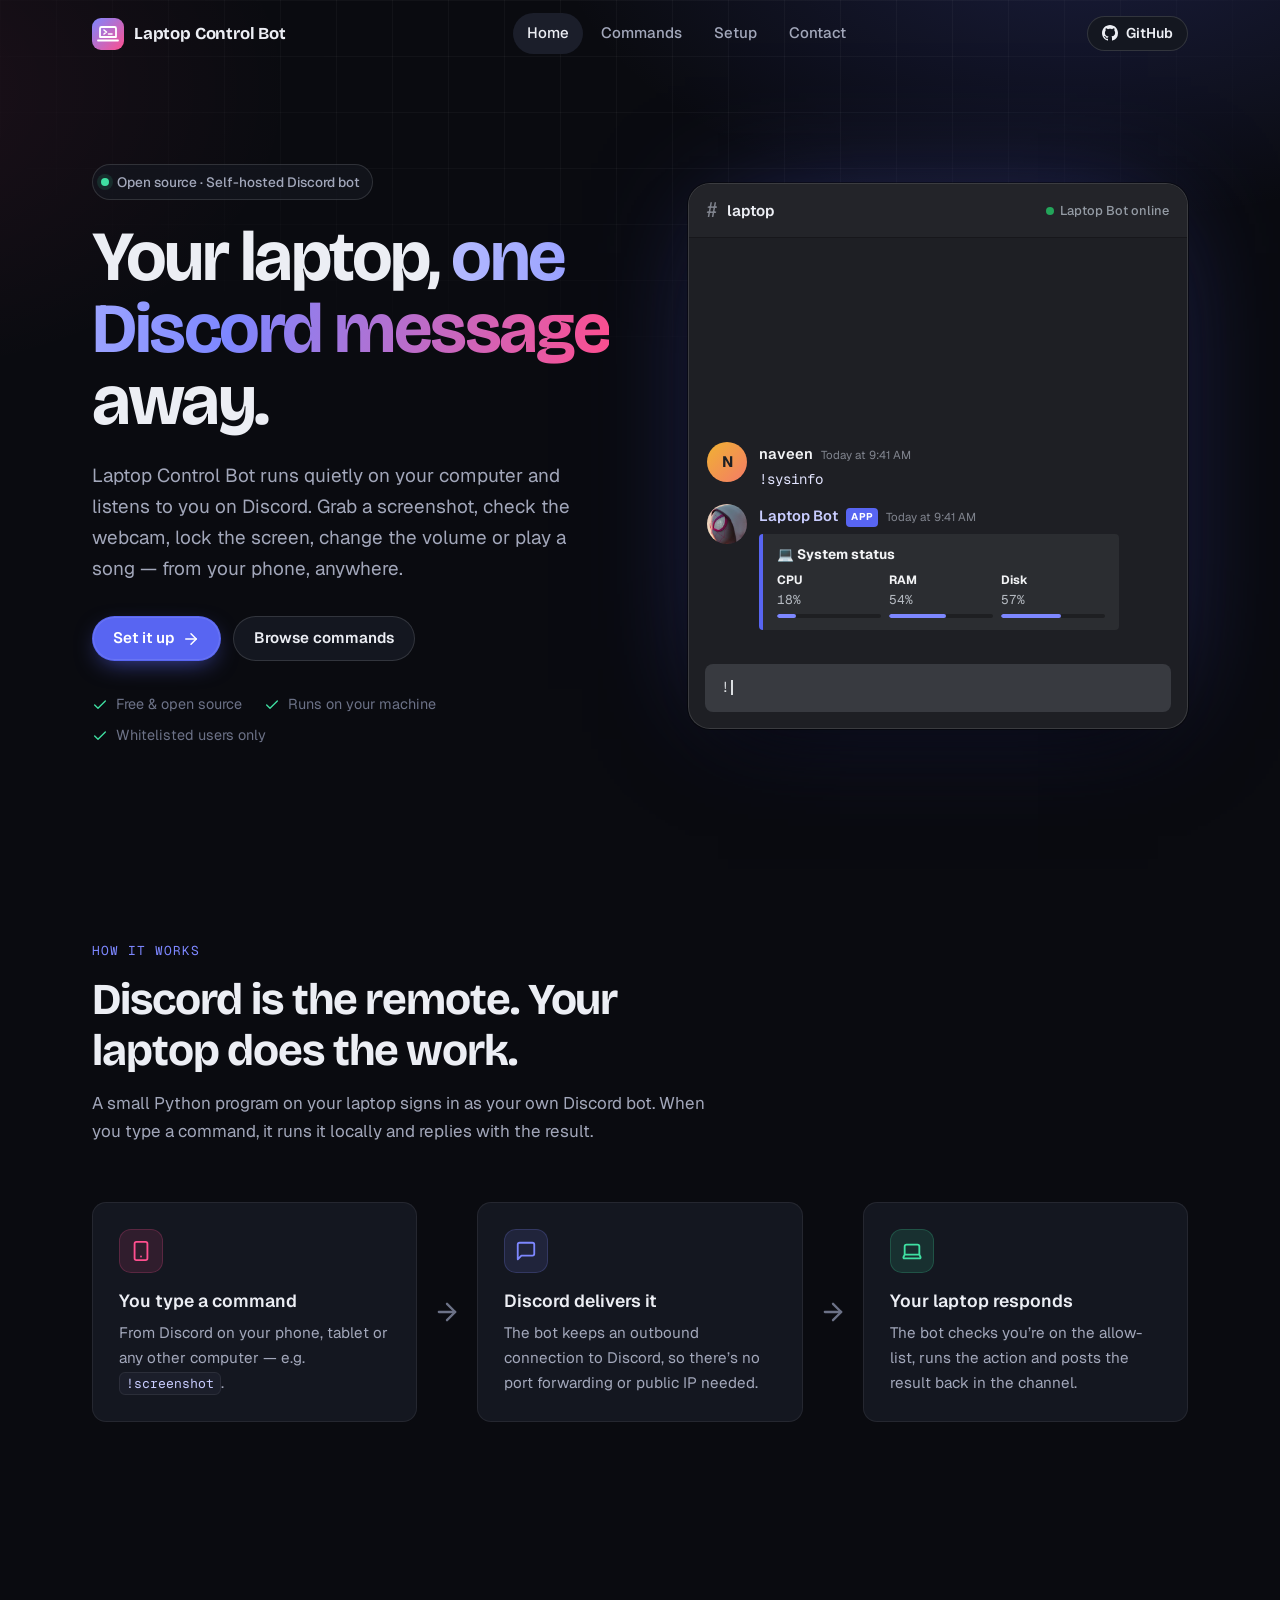
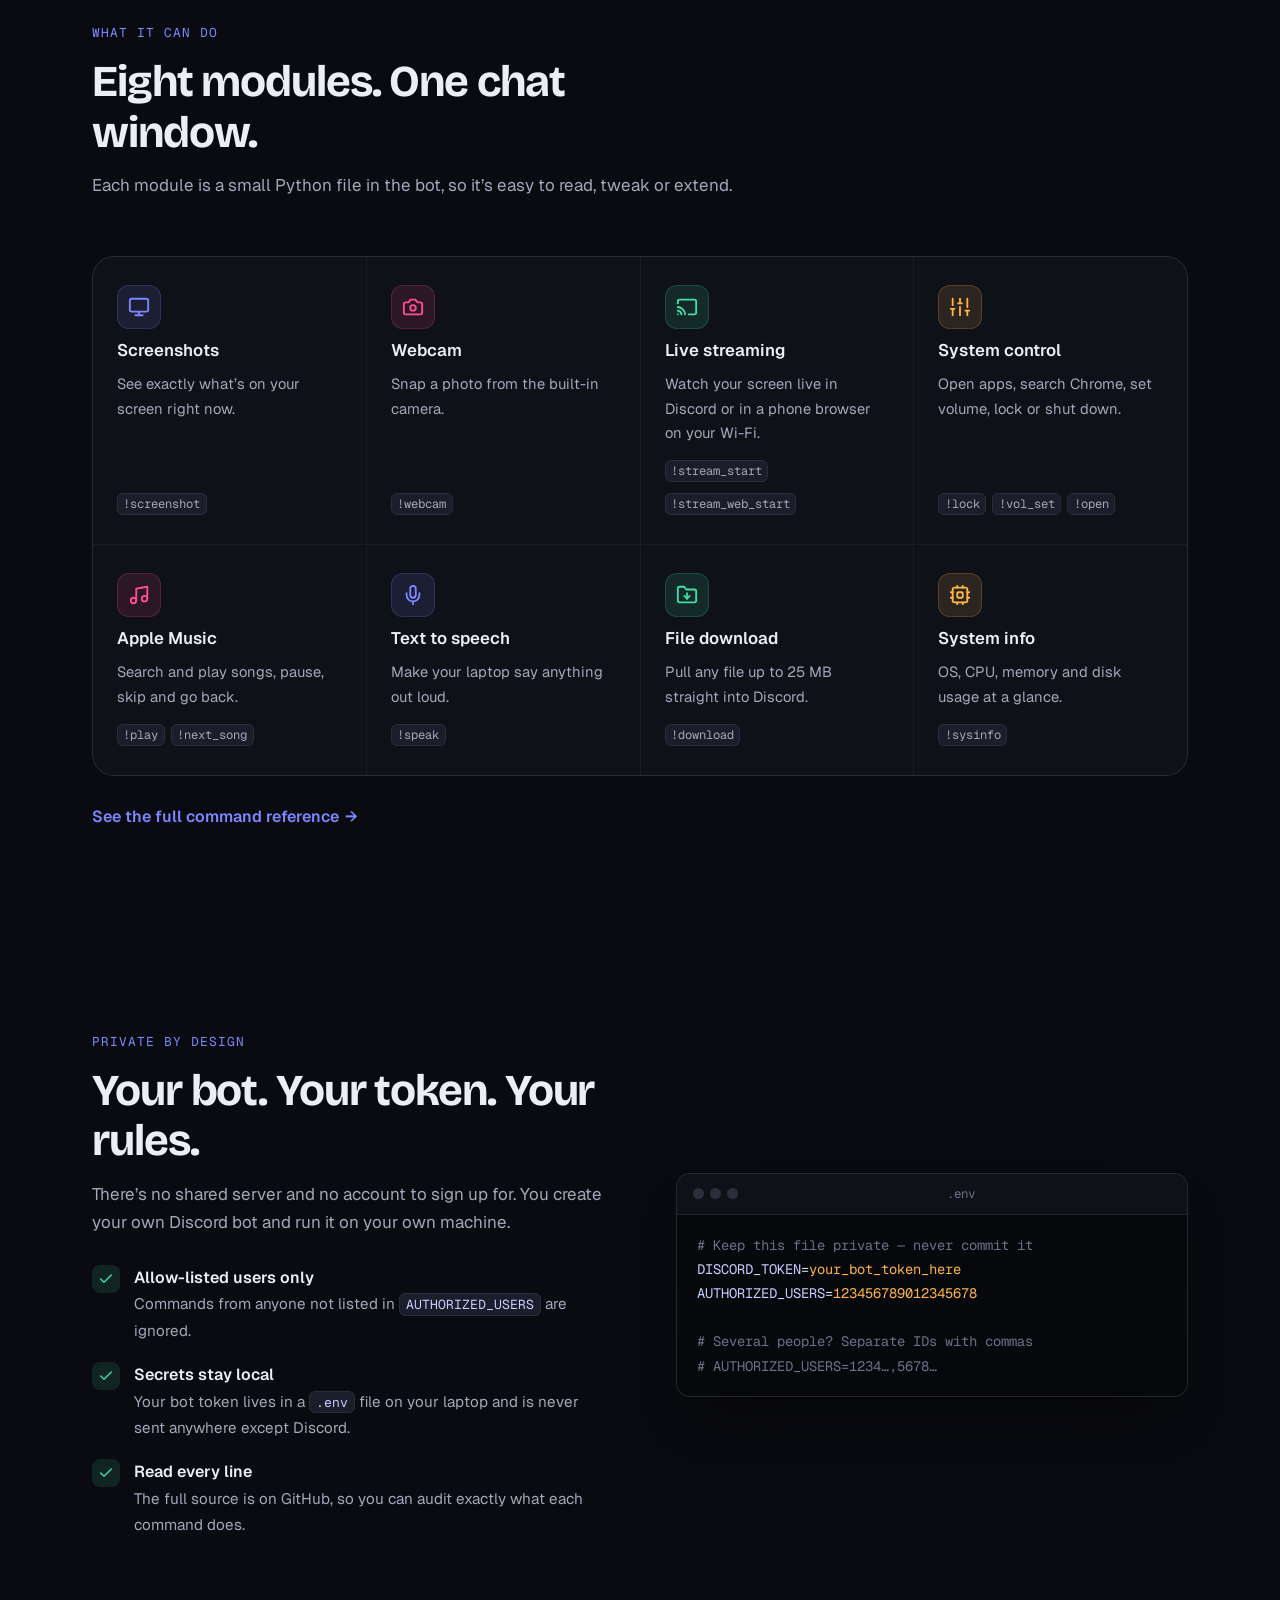
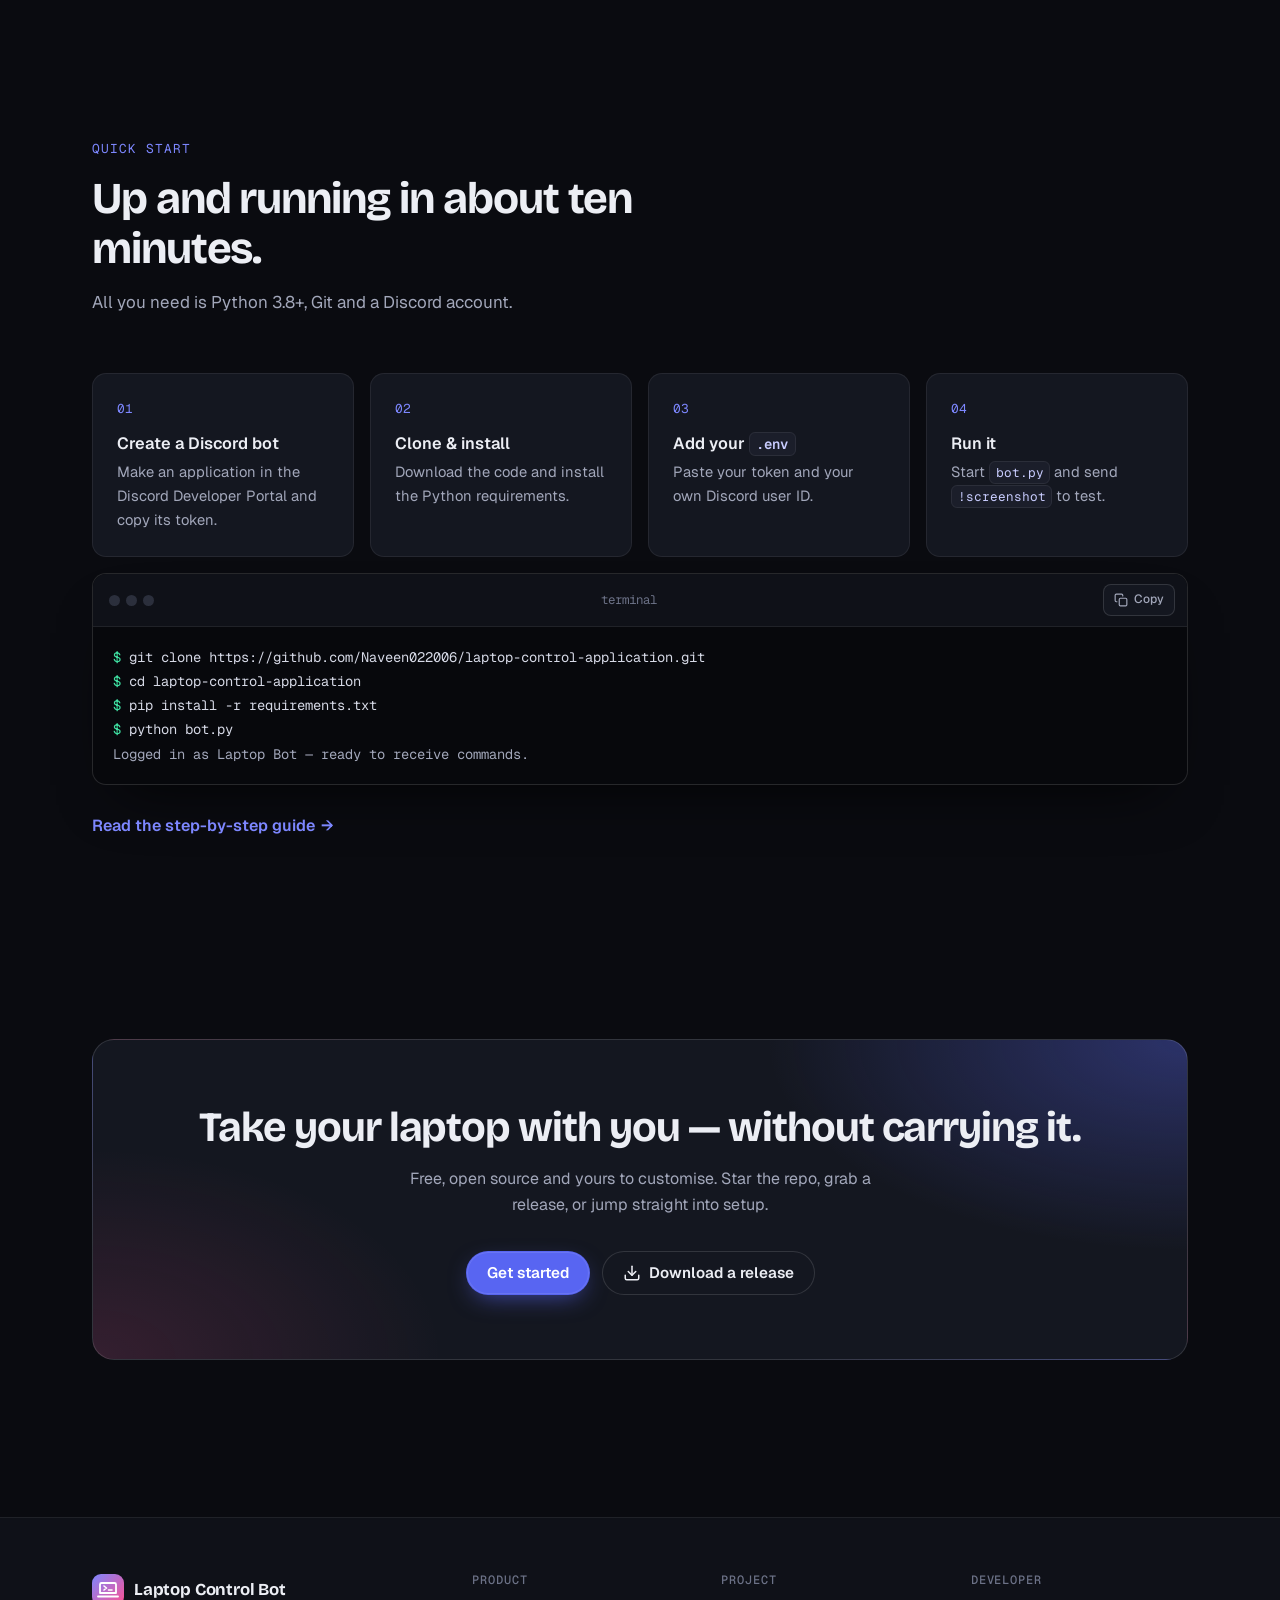
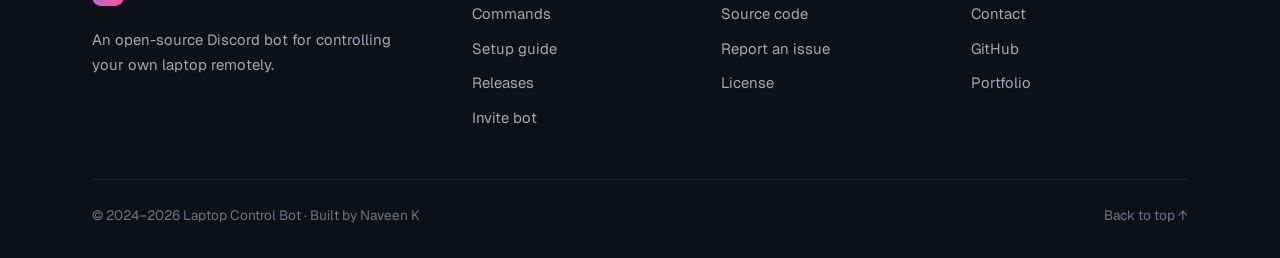
<file: index.html>
<!DOCTYPE html>
<html lang="en">
<head>
    <meta charset="UTF-8">
    <meta name="viewport" content="width=device-width, initial-scale=1.0">
    <title>Laptop Control Bot — Control your laptop from Discord</title>
    <meta name="description" content="An open-source, self-hosted Discord bot that lets you control your laptop from anywhere: screenshots, webcam, volume, apps, music, live streaming and system stats.">
    <meta name="theme-color" content="#0a0b10">
    <meta property="og:title" content="Laptop Control Bot">
    <meta property="og:description" content="Control your laptop from any Discord chat. Open source and self-hosted.">
    <meta property="og:image" content="image/bot-character.png">
    <link rel="icon" href="image/logo.svg" type="image/svg+xml">
    <link rel="preconnect" href="https://fonts.googleapis.com">
    <link rel="preconnect" href="https://fonts.gstatic.com" crossorigin>
    <link rel="stylesheet" href="https://fonts.googleapis.com/css2?family=Bricolage+Grotesque:opsz,wght@12..96,600;12..96,700&family=Geist:wght@400;500;600&family=Geist+Mono:wght@400;500;600&display=swap">
    <link rel="stylesheet" href="css/main.css">
    <script src="js/main.js" defer></script>
</head>
<body>
    <a class="skip-link" href="#main">Skip to content</a>
    <div class="backdrop" aria-hidden="true"></div>

    <header class="nav">
        <div class="container">
            <a href="index.html" class="brand" aria-label="Laptop Control Bot home">
                <img src="image/logo.svg" alt="" class="brand-mark" width="32" height="32">
                <span>Laptop Control Bot</span>
            </a>
            <nav aria-label="Main">
                <ul class="nav-links" id="nav-links">
                    <li><a href="index.html" aria-current="page">Home</a></li>
                    <li><a href="pages/features.html">Commands</a></li>
                    <li><a href="pages/setup.html">Setup</a></li>
                    <li><a href="pages/contact.html">Contact</a></li>
                    <li class="mobile-only"><a href="https://github.com/Naveen022006/laptop-control-application" target="_blank" rel="noopener">GitHub ↗</a></li>
                </ul>
            </nav>
            <div class="nav-actions">
                <a href="https://github.com/Naveen022006/laptop-control-application" target="_blank" rel="noopener" class="btn btn-ghost btn-sm">
                    <svg viewBox="0 0 16 16" fill="currentColor" aria-hidden="true"><path d="M8 0C3.58 0 0 3.58 0 8c0 3.54 2.29 6.53 5.47 7.59.4.07.55-.17.55-.38 0-.19-.01-.82-.01-1.49-2.01.37-2.53-.49-2.69-.94-.09-.23-.48-.94-.82-1.13-.28-.15-.68-.52-.01-.53.63-.01 1.08.58 1.23.82.72 1.21 1.87.87 2.33.66.07-.52.28-.87.51-1.07-1.78-.2-3.64-.89-3.64-3.95 0-.87.31-1.59.82-2.15-.08-.2-.36-1.02.08-2.12 0 0 .67-.21 2.2.82.64-.18 1.32-.27 2-.27.68 0 1.36.09 2 .27 1.53-1.04 2.2-.82 2.2-.82.44 1.1.16 1.92.08 2.12.51.56.82 1.27.82 2.15 0 3.07-1.87 3.75-3.65 3.95.29.25.54.73.54 1.48 0 1.07-.01 1.93-.01 2.2 0 .21.15.46.55.38A8.013 8.013 0 0016 8c0-4.42-3.58-8-8-8z"/></svg>
                    GitHub
                </a>
                <button class="nav-toggle" type="button" aria-controls="nav-links" aria-expanded="false" aria-label="Open menu"><span></span></button>
            </div>
        </div>
    </header>

    <main id="main">
        <!-- Hero -->
        <section class="hero">
            <div class="container">
                <div class="hero-copy">
                    <span class="eyebrow"><span class="dot"></span>Open source · Self-hosted Discord bot</span>
                    <h1>Your laptop, <span class="grad-text">one Discord message</span> away.</h1>
                    <p class="hero-lede">
                        Laptop Control Bot runs quietly on your computer and listens to you on Discord.
                        Grab a screenshot, check the webcam, lock the screen, change the volume or play a song — from your phone, anywhere.
                    </p>
                    <div class="hero-ctas">
                        <a href="pages/setup.html" class="btn btn-primary">
                            Set it up
                            <svg class="i" viewBox="0 0 24 24" aria-hidden="true"><path d="M5 12h14"/><path d="m12 5 7 7-7 7"/></svg>
                        </a>
                        <a href="pages/features.html" class="btn btn-ghost">Browse commands</a>
                    </div>
                    <ul class="hero-meta">
                        <li><svg class="i" viewBox="0 0 24 24" aria-hidden="true"><path d="M20 6 9 17l-5-5"/></svg>Free &amp; open source</li>
                        <li><svg class="i" viewBox="0 0 24 24" aria-hidden="true"><path d="M20 6 9 17l-5-5"/></svg>Runs on your machine</li>
                        <li><svg class="i" viewBox="0 0 24 24" aria-hidden="true"><path d="M20 6 9 17l-5-5"/></svg>Whitelisted users only</li>
                    </ul>
                </div>

                <div class="discord" data-demo data-avatar="image/bot-avatar.webp" aria-label="Example Discord conversation with the bot" role="img">
                    <div class="discord-bar">
                        <span class="hash">#</span> laptop
                        <span class="topic">Laptop Bot online</span>
                    </div>
                    <div class="discord-feed" aria-hidden="true">
                        <div class="msg">
                            <div class="msg-avatar user">N</div>
                            <div>
                                <div class="msg-head"><span class="msg-name">naveen</span><span class="msg-time">Today at 9:41 AM</span></div>
                                <div class="msg-body"><span class="msg-cmd">!sysinfo</span></div>
                            </div>
                        </div>
                        <div class="msg">
                            <img class="msg-avatar" src="image/bot-avatar.webp" alt="" width="40" height="40">
                            <div>
                                <div class="msg-head"><span class="msg-name bot">Laptop Bot</span><span class="msg-tag">APP</span><span class="msg-time">Today at 9:41 AM</span></div>
                                <div class="msg-body">
                                    <div class="embed">
                                        <div class="embed-title">💻 System status</div>
                                        <div class="embed-grid">
                                            <div class="embed-field"><b>CPU</b><span>18%</span><div class="meter"><i style="width:18%"></i></div></div>
                                            <div class="embed-field"><b>RAM</b><span>54%</span><div class="meter"><i style="width:54%"></i></div></div>
                                            <div class="embed-field"><b>Disk</b><span>57%</span><div class="meter"><i style="width:57%"></i></div></div>
                                        </div>
                                    </div>
                                </div>
                            </div>
                        </div>
                    </div>
                    <div class="typing" hidden aria-hidden="true"><span class="dots"><i></i><i></i><i></i></span><b>Laptop Bot</b> is typing…</div>
                    <div class="discord-input" aria-hidden="true"><span class="discord-input-text">Message #laptop</span><span class="caret"></span></div>
                </div>
            </div>
        </section>

        <!-- How it works -->
        <section class="section-tight" id="how">
            <div class="container">
                <div class="section-head reveal">
                    <span class="section-kicker">How it works</span>
                    <h2 class="section-title">Discord is the remote. Your laptop does the work.</h2>
                    <p class="section-sub">A small Python program on your laptop signs in as your own Discord bot. When you type a command, it runs it locally and replies with the result.</p>
                </div>
                <div class="flow reveal">
                    <div class="flow-node">
                        <div class="icon-tile pink"><svg class="i" viewBox="0 0 24 24" aria-hidden="true"><rect width="14" height="20" x="5" y="2" rx="2"/><path d="M12 18h.01"/></svg></div>
                        <h3>You type a command</h3>
                        <p>From Discord on your phone, tablet or any other computer — e.g. <code>!screenshot</code>.</p>
                    </div>
                    <div class="flow-arrow" aria-hidden="true"><svg class="i" viewBox="0 0 24 24"><path d="M5 12h14"/><path d="m12 5 7 7-7 7"/></svg></div>
                    <div class="flow-node">
                        <div class="icon-tile"><svg class="i" viewBox="0 0 24 24" aria-hidden="true"><path d="M21 15a2 2 0 0 1-2 2H7l-4 4V5a2 2 0 0 1 2-2h14a2 2 0 0 1 2 2z"/></svg></div>
                        <h3>Discord delivers it</h3>
                        <p>The bot keeps an outbound connection to Discord, so there’s no port forwarding or public IP needed.</p>
                    </div>
                    <div class="flow-arrow" aria-hidden="true"><svg class="i" viewBox="0 0 24 24"><path d="M5 12h14"/><path d="m12 5 7 7-7 7"/></svg></div>
                    <div class="flow-node">
                        <div class="icon-tile mint"><svg class="i" viewBox="0 0 24 24" aria-hidden="true"><path d="M20 16V7a2 2 0 0 0-2-2H6a2 2 0 0 0-2 2v9m16 0H4m16 0 1.28 2.55a1 1 0 0 1-.9 1.45H3.62a1 1 0 0 1-.9-1.45L4 16"/></svg></div>
                        <h3>Your laptop responds</h3>
                        <p>The bot checks you’re on the allow-list, runs the action and posts the result back in the channel.</p>
                    </div>
                </div>
            </div>
        </section>

        <!-- Capabilities -->
        <section class="section" id="features">
            <div class="container">
                <div class="section-head reveal">
                    <span class="section-kicker">What it can do</span>
                    <h2 class="section-title">Eight modules. One chat window.</h2>
                    <p class="section-sub">Each module is a small Python file in the bot, so it’s easy to read, tweak or extend.</p>
                </div>
                <div class="cap-grid reveal">
                    <a class="cap" href="pages/features.html#screenshots">
                        <div class="icon-tile"><svg class="i" viewBox="0 0 24 24" aria-hidden="true"><rect width="20" height="14" x="2" y="3" rx="2"/><line x1="8" x2="16" y1="21" y2="21"/><line x1="12" x2="12" y1="17" y2="21"/></svg></div>
                        <h3>Screenshots</h3>
                        <p>See exactly what’s on your screen right now.</p>
                        <ul class="cap-cmds"><li><code>!screenshot</code></li></ul>
                    </a>
                    <a class="cap" href="pages/features.html#webcam">
                        <div class="icon-tile pink"><svg class="i" viewBox="0 0 24 24" aria-hidden="true"><path d="M14.5 4h-5L7 7H4a2 2 0 0 0-2 2v9a2 2 0 0 0 2 2h16a2 2 0 0 0 2-2V9a2 2 0 0 0-2-2h-3l-2.5-3z"/><circle cx="12" cy="13" r="3"/></svg></div>
                        <h3>Webcam</h3>
                        <p>Snap a photo from the built-in camera.</p>
                        <ul class="cap-cmds"><li><code>!webcam</code></li></ul>
                    </a>
                    <a class="cap" href="pages/features.html#streaming">
                        <div class="icon-tile mint"><svg class="i" viewBox="0 0 24 24" aria-hidden="true"><path d="M2 8V6a2 2 0 0 1 2-2h16a2 2 0 0 1 2 2v12a2 2 0 0 1-2 2h-6"/><path d="M2 12a9 9 0 0 1 8 8"/><path d="M2 16a5 5 0 0 1 4 4"/><line x1="2" x2="2.01" y1="20" y2="20"/></svg></div>
                        <h3>Live streaming</h3>
                        <p>Watch your screen live in Discord or in a phone browser on your Wi-Fi.</p>
                        <ul class="cap-cmds"><li><code>!stream_start</code></li><li><code>!stream_web_start</code></li></ul>
                    </a>
                    <a class="cap" href="pages/features.html#system">
                        <div class="icon-tile amber"><svg class="i" viewBox="0 0 24 24" aria-hidden="true"><line x1="4" x2="4" y1="21" y2="14"/><line x1="4" x2="4" y1="10" y2="3"/><line x1="12" x2="12" y1="21" y2="12"/><line x1="12" x2="12" y1="8" y2="3"/><line x1="20" x2="20" y1="21" y2="16"/><line x1="20" x2="20" y1="12" y2="3"/><line x1="2" x2="6" y1="14" y2="14"/><line x1="10" x2="14" y1="8" y2="8"/><line x1="18" x2="22" y1="16" y2="16"/></svg></div>
                        <h3>System control</h3>
                        <p>Open apps, search Chrome, set volume, lock or shut down.</p>
                        <ul class="cap-cmds"><li><code>!lock</code></li><li><code>!vol_set</code></li><li><code>!open</code></li></ul>
                    </a>
                    <a class="cap" href="pages/features.html#music">
                        <div class="icon-tile pink"><svg class="i" viewBox="0 0 24 24" aria-hidden="true"><path d="M9 18V5l12-2v13"/><circle cx="6" cy="18" r="3"/><circle cx="18" cy="16" r="3"/></svg></div>
                        <h3>Apple Music</h3>
                        <p>Search and play songs, pause, skip and go back.</p>
                        <ul class="cap-cmds"><li><code>!play</code></li><li><code>!next_song</code></li></ul>
                    </a>
                    <a class="cap" href="pages/features.html#audio">
                        <div class="icon-tile"><svg class="i" viewBox="0 0 24 24" aria-hidden="true"><path d="M12 2a3 3 0 0 0-3 3v7a3 3 0 0 0 6 0V5a3 3 0 0 0-3-3Z"/><path d="M19 10v2a7 7 0 0 1-14 0v-2"/><line x1="12" x2="12" y1="19" y2="22"/></svg></div>
                        <h3>Text to speech</h3>
                        <p>Make your laptop say anything out loud.</p>
                        <ul class="cap-cmds"><li><code>!speak</code></li></ul>
                    </a>
                    <a class="cap" href="pages/features.html#files">
                        <div class="icon-tile mint"><svg class="i" viewBox="0 0 24 24" aria-hidden="true"><path d="M20 20a2 2 0 0 0 2-2V8a2 2 0 0 0-2-2h-7.9a2 2 0 0 1-1.69-.9L9.6 3.9A2 2 0 0 0 7.93 3H4a2 2 0 0 0-2 2v13a2 2 0 0 0 2 2Z"/><path d="M12 10v6"/><path d="m15 13-3 3-3-3"/></svg></div>
                        <h3>File download</h3>
                        <p>Pull any file up to 25&nbsp;MB straight into Discord.</p>
                        <ul class="cap-cmds"><li><code>!download</code></li></ul>
                    </a>
                    <a class="cap" href="pages/features.html#sysinfo">
                        <div class="icon-tile amber"><svg class="i" viewBox="0 0 24 24" aria-hidden="true"><rect width="16" height="16" x="4" y="4" rx="2"/><rect width="6" height="6" x="9" y="9" rx="1"/><path d="M15 2v2"/><path d="M15 20v2"/><path d="M2 15h2"/><path d="M2 9h2"/><path d="M20 15h2"/><path d="M20 9h2"/><path d="M9 2v2"/><path d="M9 20v2"/></svg></div>
                        <h3>System info</h3>
                        <p>OS, CPU, memory and disk usage at a glance.</p>
                        <ul class="cap-cmds"><li><code>!sysinfo</code></li></ul>
                    </a>
                </div>
                <p class="reveal" style="margin-top: 28px;"><a href="pages/features.html" class="arrow-link">See the full command reference</a></p>
            </div>
        </section>

        <!-- Security -->
        <section class="section-tight" id="security">
            <div class="container split">
                <div class="reveal">
                    <span class="section-kicker">Private by design</span>
                    <h2 class="section-title">Your bot. Your token. Your rules.</h2>
                    <p class="section-sub">There’s no shared server and no account to sign up for. You create your own Discord bot and run it on your own machine.</p>
                    <ul class="check-list">
                        <li>
                            <span class="tick"><svg class="i" viewBox="0 0 24 24" aria-hidden="true"><path d="M20 6 9 17l-5-5"/></svg></span>
                            <div><strong>Allow-listed users only</strong><span>Commands from anyone not listed in <code>AUTHORIZED_USERS</code> are ignored.</span></div>
                        </li>
                        <li>
                            <span class="tick"><svg class="i" viewBox="0 0 24 24" aria-hidden="true"><path d="M20 6 9 17l-5-5"/></svg></span>
                            <div><strong>Secrets stay local</strong><span>Your bot token lives in a <code>.env</code> file on your laptop and is never sent anywhere except Discord.</span></div>
                        </li>
                        <li>
                            <span class="tick"><svg class="i" viewBox="0 0 24 24" aria-hidden="true"><path d="M20 6 9 17l-5-5"/></svg></span>
                            <div><strong>Read every line</strong><span>The full source is on GitHub, so you can audit exactly what each command does.</span></div>
                        </li>
                    </ul>
                </div>
                <div class="terminal reveal">
                    <div class="terminal-bar">
                        <span class="lights"><i></i><i></i><i></i></span>
                        <span class="title">.env</span>
                    </div>
<pre><code><span class="c"># Keep this file private — never commit it</span>
<span class="k">DISCORD_TOKEN</span>=<span class="s">your_bot_token_here</span>
<span class="k">AUTHORIZED_USERS</span>=<span class="s">123456789012345678</span>

<span class="c"># Several people? Separate IDs with commas</span>
<span class="c"># AUTHORIZED_USERS=1234…,5678…</span></code></pre>
                </div>
            </div>
        </section>

        <!-- Quick start -->
        <section class="section" id="quick-start">
            <div class="container">
                <div class="section-head reveal">
                    <span class="section-kicker">Quick start</span>
                    <h2 class="section-title">Up and running in about ten minutes.</h2>
                    <p class="section-sub">All you need is Python 3.8+, Git and a Discord account.</p>
                </div>
                <ol class="steps-row reveal">
                    <li>
                        <h3>Create a Discord bot</h3>
                        <p>Make an application in the Discord Developer Portal and copy its token.</p>
                    </li>
                    <li>
                        <h3>Clone &amp; install</h3>
                        <p>Download the code and install the Python requirements.</p>
                    </li>
                    <li>
                        <h3>Add your <code>.env</code></h3>
                        <p>Paste your token and your own Discord user ID.</p>
                    </li>
                    <li>
                        <h3>Run it</h3>
                        <p>Start <code>bot.py</code> and send <code>!screenshot</code> to test.</p>
                    </li>
                </ol>
                <div class="terminal reveal" style="margin-top: 16px;">
                    <div class="terminal-bar">
                        <span class="lights"><i></i><i></i><i></i></span>
                        <span class="title">terminal</span>
                        <button class="copy-btn" type="button" data-copy="">
                            <svg class="i" viewBox="0 0 24 24" aria-hidden="true"><rect x="9" y="9" width="13" height="13" rx="2"/><path d="M5 15H4a2 2 0 0 1-2-2V4a2 2 0 0 1 2-2h9a2 2 0 0 1 2 2v1"/></svg>
                            <span class="copy-label">Copy</span>
                        </button>
                    </div>
<pre><code><span class="p">$ </span><span data-line>git clone https://github.com/Naveen022006/laptop-control-application.git</span>
<span class="p">$ </span><span data-line>cd laptop-control-application</span>
<span class="p">$ </span><span data-line>pip install -r requirements.txt</span>
<span class="p">$ </span><span data-line>python bot.py</span>
<span class="o">Logged in as Laptop Bot — ready to receive commands.</span></code></pre>
                </div>
                <p class="reveal" style="margin-top: 28px;"><a href="pages/setup.html" class="arrow-link">Read the step-by-step guide</a></p>
            </div>
        </section>

        <!-- CTA -->
        <section class="section-tight">
            <div class="container">
                <div class="cta-band reveal">
                    <h2>Take your laptop with you — without carrying it.</h2>
                    <p>Free, open source and yours to customise. Star the repo, grab a release, or jump straight into setup.</p>
                    <div class="hero-ctas">
                        <a href="pages/setup.html" class="btn btn-primary">Get started</a>
                        <a href="https://github.com/Naveen022006/laptop-control-application/releases" target="_blank" rel="noopener" class="btn btn-ghost">
                            <svg class="i" viewBox="0 0 24 24" aria-hidden="true"><path d="M21 15v4a2 2 0 0 1-2 2H5a2 2 0 0 1-2-2v-4"/><polyline points="7 10 12 15 17 10"/><line x1="12" x2="12" y1="15" y2="3"/></svg>
                            Download a release
                        </a>
                    </div>
                </div>
            </div>
        </section>
    </main>

    <footer class="footer">
        <div class="container">
            <div class="footer-grid">
                <div class="footer-brand">
                    <a href="index.html" class="brand">
                        <img src="image/logo.svg" alt="" class="brand-mark" width="32" height="32">
                        <span>Laptop Control Bot</span>
                    </a>
                    <p>An open-source Discord bot for controlling your own laptop remotely.</p>
                </div>
                <div>
                    <h3>Product</h3>
                    <ul>
                        <li><a href="pages/features.html">Commands</a></li>
                        <li><a href="pages/setup.html">Setup guide</a></li>
                        <li><a href="https://github.com/Naveen022006/laptop-control-application/releases" target="_blank" rel="noopener">Releases</a></li>
                        <li><a href="https://discord.com/oauth2/authorize?client_id=1476568677561401467&amp;permissions=8&amp;integration_type=0&amp;scope=bot" target="_blank" rel="noopener">Invite bot</a></li>
                    </ul>
                </div>
                <div>
                    <h3>Project</h3>
                    <ul>
                        <li><a href="https://github.com/Naveen022006/laptop-control-application" target="_blank" rel="noopener">Source code</a></li>
                        <li><a href="https://github.com/Naveen022006/laptop-control-application/issues" target="_blank" rel="noopener">Report an issue</a></li>
                        <li><a href="https://github.com/Naveen022006/laptop-control-application/blob/main/LICENSE" target="_blank" rel="noopener">License</a></li>
                    </ul>
                </div>
                <div>
                    <h3>Developer</h3>
                    <ul>
                        <li><a href="pages/contact.html">Contact</a></li>
                        <li><a href="https://github.com/Naveen022006" target="_blank" rel="noopener">GitHub</a></li>
                        <li><a href="https://naveenhub.dev" target="_blank" rel="noopener">Portfolio</a></li>
                    </ul>
                </div>
            </div>
            <div class="footer-bottom">
                <span>&copy; 2024–2026 Laptop Control Bot · Built by Naveen K</span>
                <a href="#main">Back to top ↑</a>
            </div>
        </div>
    </footer>
</body>
</html>
</file>
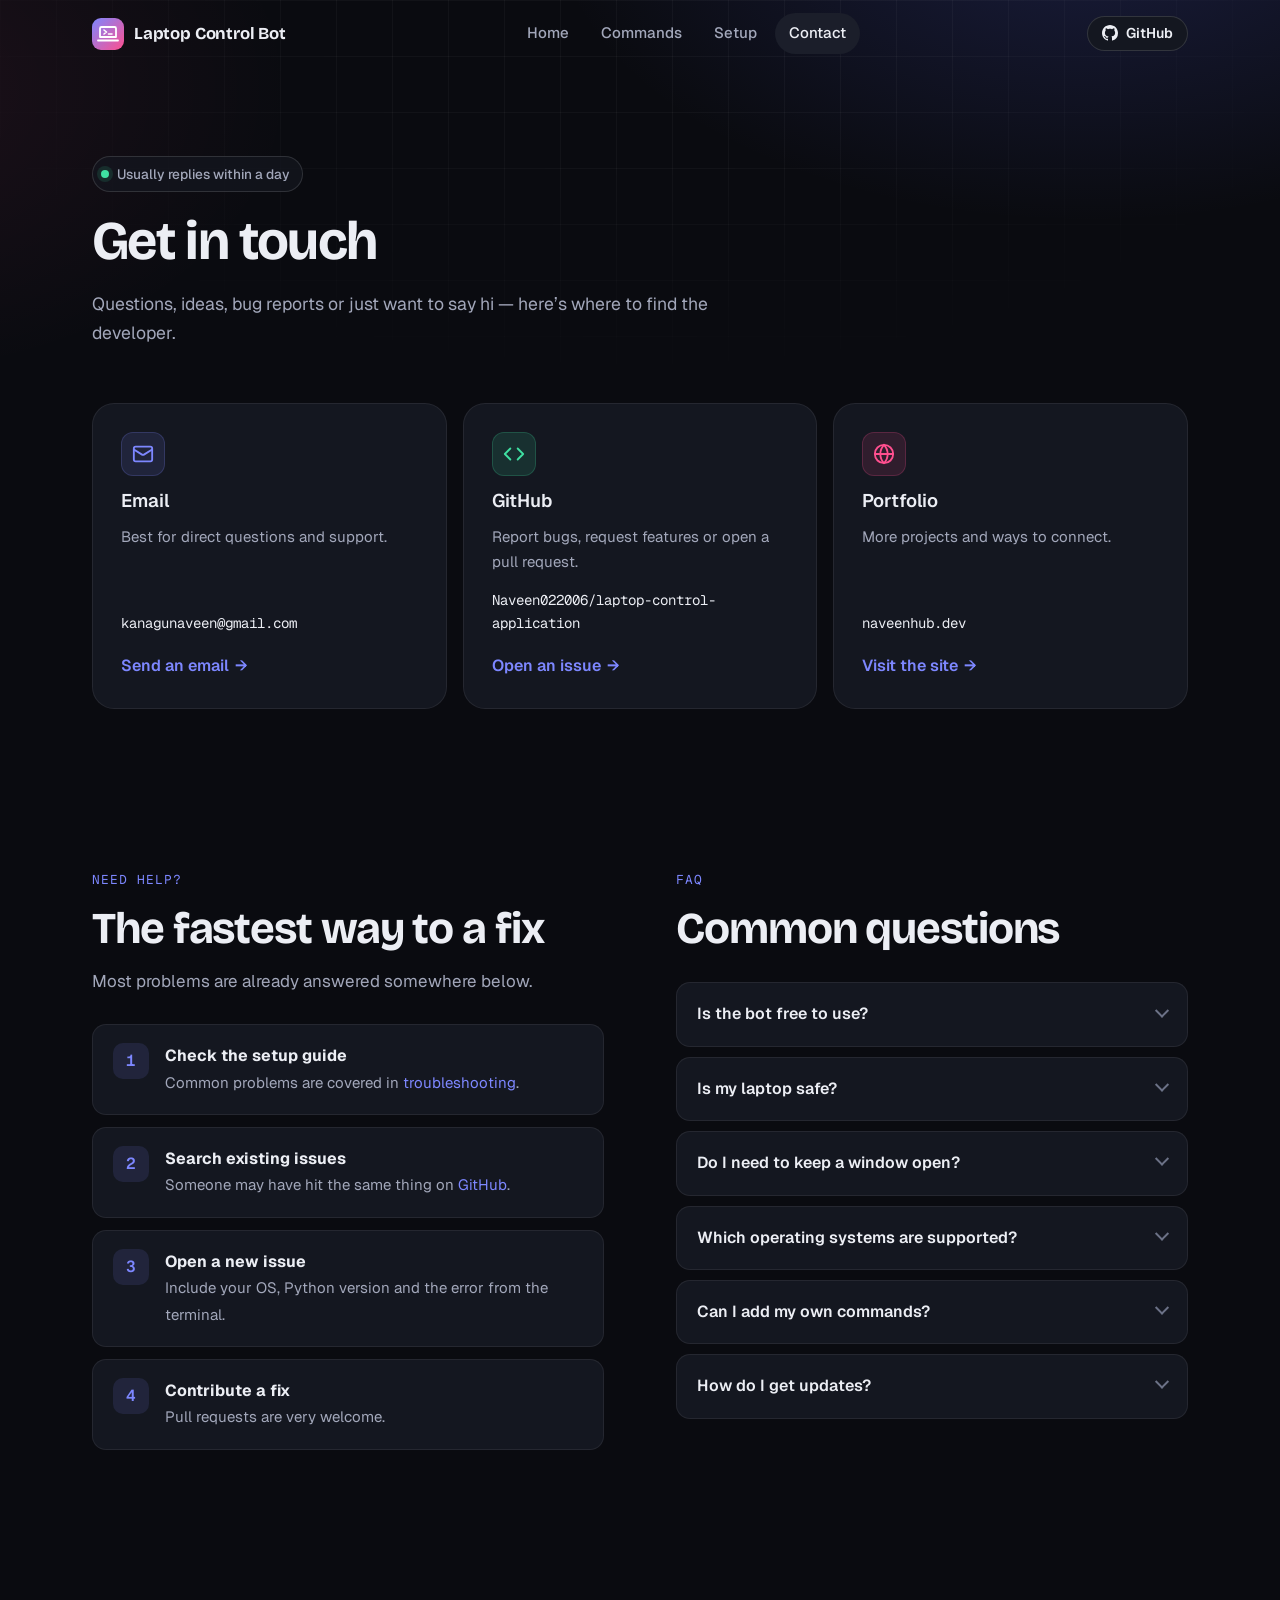
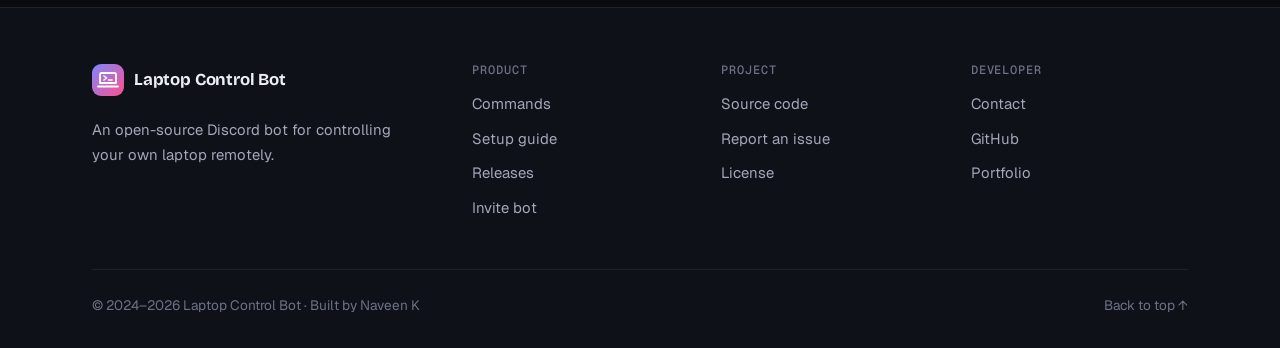
<file: pages/contact.html>
<!DOCTYPE html>
<html lang="en">
<head>
    <meta charset="UTF-8">
    <meta name="viewport" content="width=device-width, initial-scale=1.0">
    <title>Contact — Laptop Control Bot</title>
    <meta name="description" content="Contact the developer of Laptop Control Bot, report issues and read answers to common questions.">
    <meta name="theme-color" content="#0a0b10">
    <link rel="icon" href="../image/logo.svg" type="image/svg+xml">
    <link rel="preconnect" href="https://fonts.googleapis.com">
    <link rel="preconnect" href="https://fonts.gstatic.com" crossorigin>
    <link rel="stylesheet" href="https://fonts.googleapis.com/css2?family=Bricolage+Grotesque:opsz,wght@12..96,600;12..96,700&family=Geist:wght@400;500;600&family=Geist+Mono:wght@400;500;600&display=swap">
    <link rel="stylesheet" href="../css/main.css">
    <script src="../js/main.js" defer></script>
</head>
<body>
    <a class="skip-link" href="#main">Skip to content</a>
    <div class="backdrop" aria-hidden="true"></div>

    <header class="nav">
        <div class="container">
            <a href="../index.html" class="brand" aria-label="Laptop Control Bot home">
                <img src="../image/logo.svg" alt="" class="brand-mark" width="32" height="32">
                <span>Laptop Control Bot</span>
            </a>
            <nav aria-label="Main">
                <ul class="nav-links" id="nav-links">
                    <li><a href="../index.html">Home</a></li>
                    <li><a href="features.html">Commands</a></li>
                    <li><a href="setup.html">Setup</a></li>
                    <li><a href="contact.html" aria-current="page">Contact</a></li>
                    <li class="mobile-only"><a href="https://github.com/Naveen022006/laptop-control-application" target="_blank" rel="noopener">GitHub ↗</a></li>
                </ul>
            </nav>
            <div class="nav-actions">
                <a href="https://github.com/Naveen022006/laptop-control-application" target="_blank" rel="noopener" class="btn btn-ghost btn-sm">
                    <svg viewBox="0 0 16 16" fill="currentColor" aria-hidden="true"><path d="M8 0C3.58 0 0 3.58 0 8c0 3.54 2.29 6.53 5.47 7.59.4.07.55-.17.55-.38 0-.19-.01-.82-.01-1.49-2.01.37-2.53-.49-2.69-.94-.09-.23-.48-.94-.82-1.13-.28-.15-.68-.52-.01-.53.63-.01 1.08.58 1.23.82.72 1.21 1.87.87 2.33.66.07-.52.28-.87.51-1.07-1.78-.2-3.64-.89-3.64-3.95 0-.87.31-1.59.82-2.15-.08-.2-.36-1.02.08-2.12 0 0 .67-.21 2.2.82.64-.18 1.32-.27 2-.27.68 0 1.36.09 2 .27 1.53-1.04 2.2-.82 2.2-.82.44 1.1.16 1.92.08 2.12.51.56.82 1.27.82 2.15 0 3.07-1.87 3.75-3.65 3.95.29.25.54.73.54 1.48 0 1.07-.01 1.93-.01 2.2 0 .21.15.46.55.38A8.013 8.013 0 0016 8c0-4.42-3.58-8-8-8z"/></svg>
                    GitHub
                </a>
                <button class="nav-toggle" type="button" aria-controls="nav-links" aria-expanded="false" aria-label="Open menu"><span></span></button>
            </div>
        </div>
    </header>

    <main id="main">
        <section class="page-hero">
            <div class="container">
                <span class="eyebrow"><span class="dot"></span>Usually replies within a day</span>
                <h1>Get in touch</h1>
                <p>Questions, ideas, bug reports or just want to say hi — here’s where to find the developer.</p>
            </div>
        </section>

        <section class="section-tight" style="padding-top: 0;">
            <div class="container">
                <div class="contact-grid">
                    <a class="contact-card reveal" href="mailto:kanagunaveen@gmail.com">
                        <div class="icon-tile"><svg class="i" viewBox="0 0 24 24" aria-hidden="true"><rect width="20" height="16" x="2" y="4" rx="2"/><path d="m22 7-8.97 5.7a1.94 1.94 0 0 1-2.06 0L2 7"/></svg></div>
                        <h2>Email</h2>
                        <p>Best for direct questions and support.</p>
                        <span class="value">kanagunaveen@gmail.com</span>
                        <span class="arrow-link">Send an email</span>
                    </a>
                    <a class="contact-card reveal" href="https://github.com/Naveen022006/laptop-control-application/issues" target="_blank" rel="noopener">
                        <div class="icon-tile mint"><svg class="i" viewBox="0 0 24 24" aria-hidden="true"><polyline points="16 18 22 12 16 6"/><polyline points="8 6 2 12 8 18"/></svg></div>
                        <h2>GitHub</h2>
                        <p>Report bugs, request features or open a pull request.</p>
                        <span class="value">Naveen022006/laptop-control-application</span>
                        <span class="arrow-link">Open an issue</span>
                    </a>
                    <a class="contact-card reveal" href="https://naveenhub.dev" target="_blank" rel="noopener">
                        <div class="icon-tile pink"><svg class="i" viewBox="0 0 24 24" aria-hidden="true"><circle cx="12" cy="12" r="10"/><path d="M12 2a14.5 14.5 0 0 0 0 20 14.5 14.5 0 0 0 0-20"/><path d="M2 12h20"/></svg></div>
                        <h2>Portfolio</h2>
                        <p>More projects and ways to connect.</p>
                        <span class="value">naveenhub.dev</span>
                        <span class="arrow-link">Visit the site</span>
                    </a>
                </div>
            </div>
        </section>

        <section class="section-tight">
            <div class="container split" style="align-items: start;">
                <div class="reveal">
                    <span class="section-kicker">Need help?</span>
                    <h2 class="section-title">The fastest way to a fix</h2>
                    <p class="section-sub" style="margin-bottom: 28px;">Most problems are already answered somewhere below.</p>
                    <ol class="help-steps">
                        <li><div><strong>Check the setup guide</strong><span>Common problems are covered in <a href="setup.html#troubleshooting">troubleshooting</a>.</span></div></li>
                        <li><div><strong>Search existing issues</strong><span>Someone may have hit the same thing on <a href="https://github.com/Naveen022006/laptop-control-application/issues" target="_blank" rel="noopener">GitHub</a>.</span></div></li>
                        <li><div><strong>Open a new issue</strong><span>Include your OS, Python version and the error from the terminal.</span></div></li>
                        <li><div><strong>Contribute a fix</strong><span>Pull requests are very welcome.</span></div></li>
                    </ol>
                </div>
                <div class="reveal">
                    <span class="section-kicker">FAQ</span>
                    <h2 class="section-title" style="margin-bottom: 28px;">Common questions</h2>
                    <div class="accordion">
                    <details>
                        <summary>Is the bot free to use?</summary>
                        <div class="acc-body"><p>Yes. It’s completely free and open source — use it, change it and share your improvements.</p></div>
                    </details>
                    <details>
                        <summary>Is my laptop safe?</summary>
                        <div class="acc-body"><p>Only Discord users whose IDs you put in <code>AUTHORIZED_USERS</code> can run commands, and your bot token never leaves your machine except to talk to Discord. The bot can do powerful things (shut down, send files), so keep your token secret and only authorize people you trust.</p></div>
                    </details>
                    <details>
                        <summary>Do I need to keep a window open?</summary>
                        <div class="acc-body"><p>Yes — the bot only responds while <code>python bot.py</code> is running. On Windows you can use <code>setup_startup.py</code> to start it automatically when you sign in.</p></div>
                    </details>
                    <details>
                        <summary>Which operating systems are supported?</summary>
                        <div class="acc-body"><p>Windows, macOS and Linux. A few features are Windows-first (like Chrome detection and startup registration), but most commands work everywhere.</p></div>
                    </details>
                    <details>
                        <summary>Can I add my own commands?</summary>
                        <div class="acc-body"><p>Absolutely. Each feature lives in its own Python file in the <code>commands/</code> folder — copy one as a starting point.</p></div>
                    </details>
                    <details>
                        <summary>How do I get updates?</summary>
                        <div class="acc-body"><p>Watch or star the GitHub repository and pull the latest changes, or download a new release.</p></div>
                    </details>
                    </div>
                </div>
            </div>
        </section>
    </main>

    <footer class="footer">
        <div class="container">
            <div class="footer-grid">
                <div class="footer-brand">
                    <a href="../index.html" class="brand">
                        <img src="../image/logo.svg" alt="" class="brand-mark" width="32" height="32">
                        <span>Laptop Control Bot</span>
                    </a>
                    <p>An open-source Discord bot for controlling your own laptop remotely.</p>
                </div>
                <div>
                    <h3>Product</h3>
                    <ul>
                        <li><a href="features.html">Commands</a></li>
                        <li><a href="setup.html">Setup guide</a></li>
                        <li><a href="https://github.com/Naveen022006/laptop-control-application/releases" target="_blank" rel="noopener">Releases</a></li>
                        <li><a href="https://discord.com/oauth2/authorize?client_id=1476568677561401467&amp;permissions=8&amp;integration_type=0&amp;scope=bot" target="_blank" rel="noopener">Invite bot</a></li>
                    </ul>
                </div>
                <div>
                    <h3>Project</h3>
                    <ul>
                        <li><a href="https://github.com/Naveen022006/laptop-control-application" target="_blank" rel="noopener">Source code</a></li>
                        <li><a href="https://github.com/Naveen022006/laptop-control-application/issues" target="_blank" rel="noopener">Report an issue</a></li>
                        <li><a href="https://github.com/Naveen022006/laptop-control-application/blob/main/LICENSE" target="_blank" rel="noopener">License</a></li>
                    </ul>
                </div>
                <div>
                    <h3>Developer</h3>
                    <ul>
                        <li><a href="contact.html">Contact</a></li>
                        <li><a href="https://github.com/Naveen022006" target="_blank" rel="noopener">GitHub</a></li>
                        <li><a href="https://naveenhub.dev" target="_blank" rel="noopener">Portfolio</a></li>
                    </ul>
                </div>
            </div>
            <div class="footer-bottom">
                <span>&copy; 2024–2026 Laptop Control Bot · Built by Naveen K</span>
                <a href="#main">Back to top ↑</a>
            </div>
        </div>
    </footer>
</body>
</html>
</file>
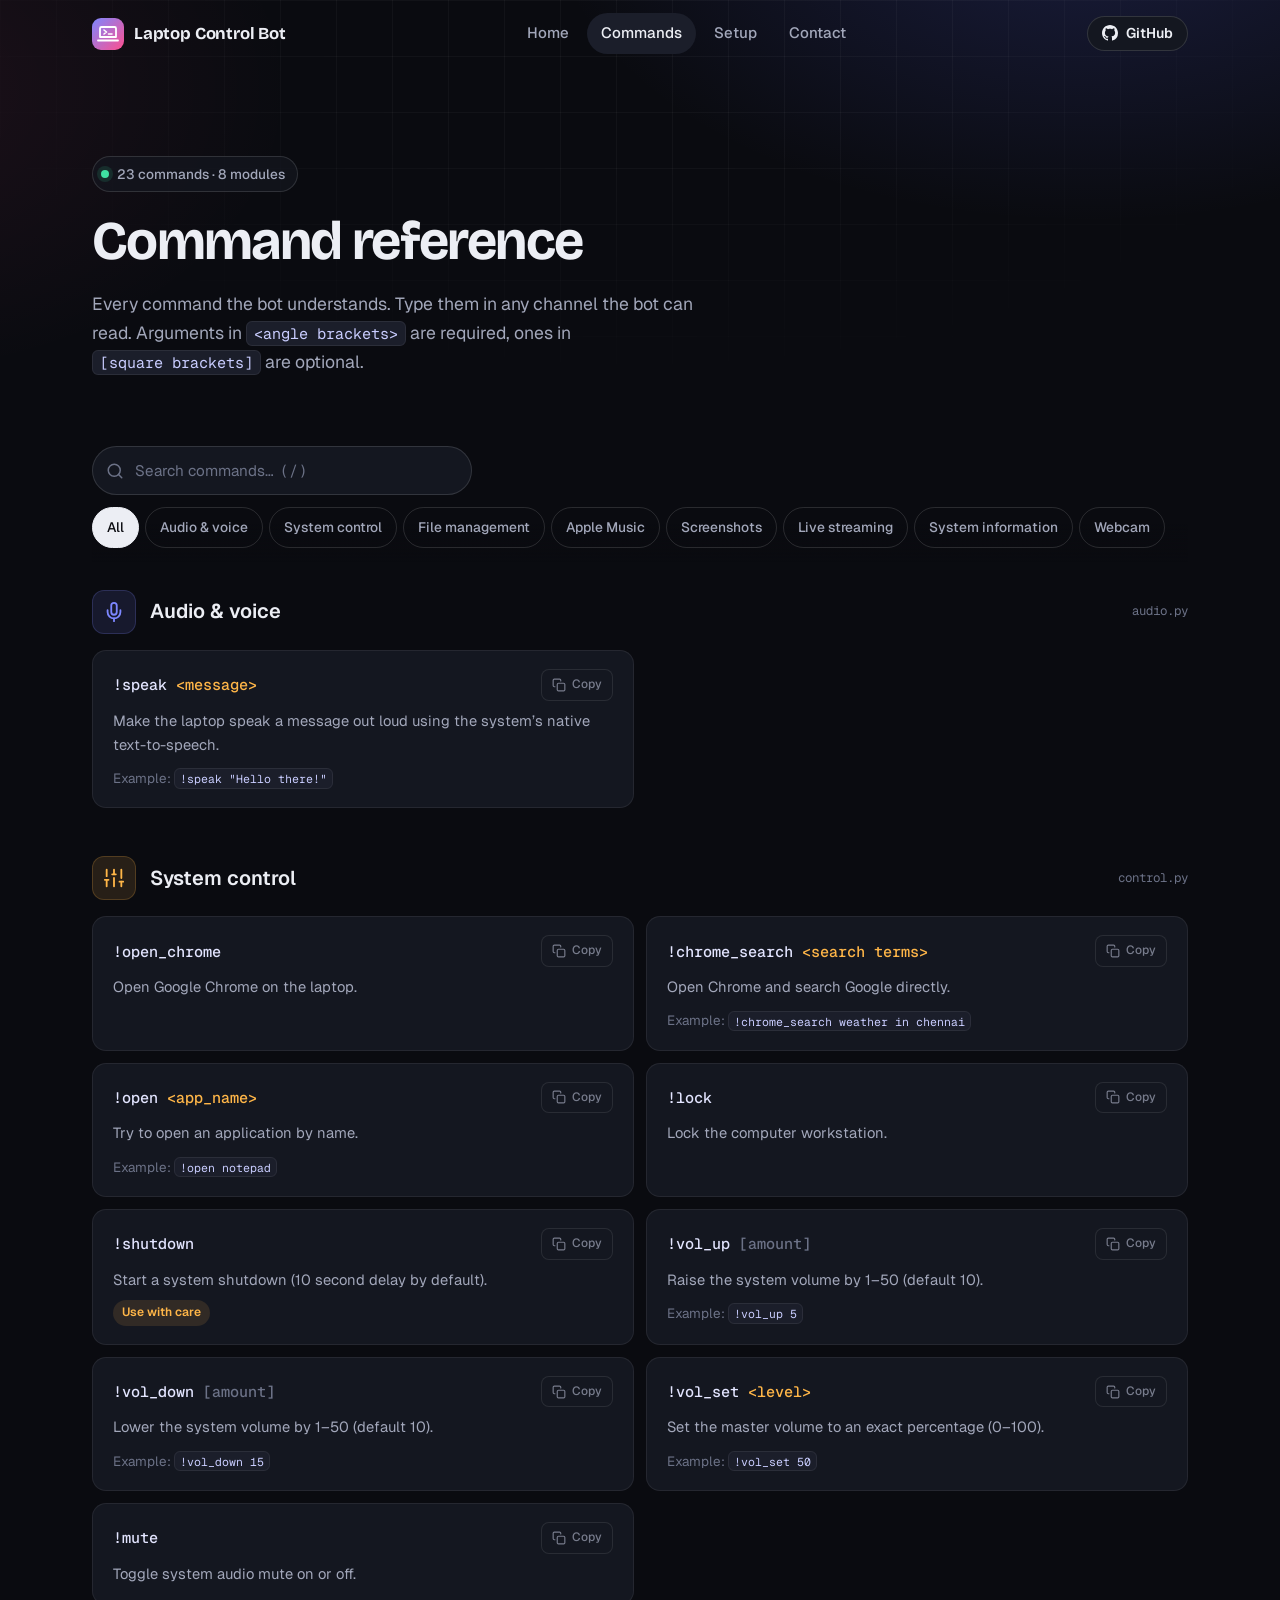
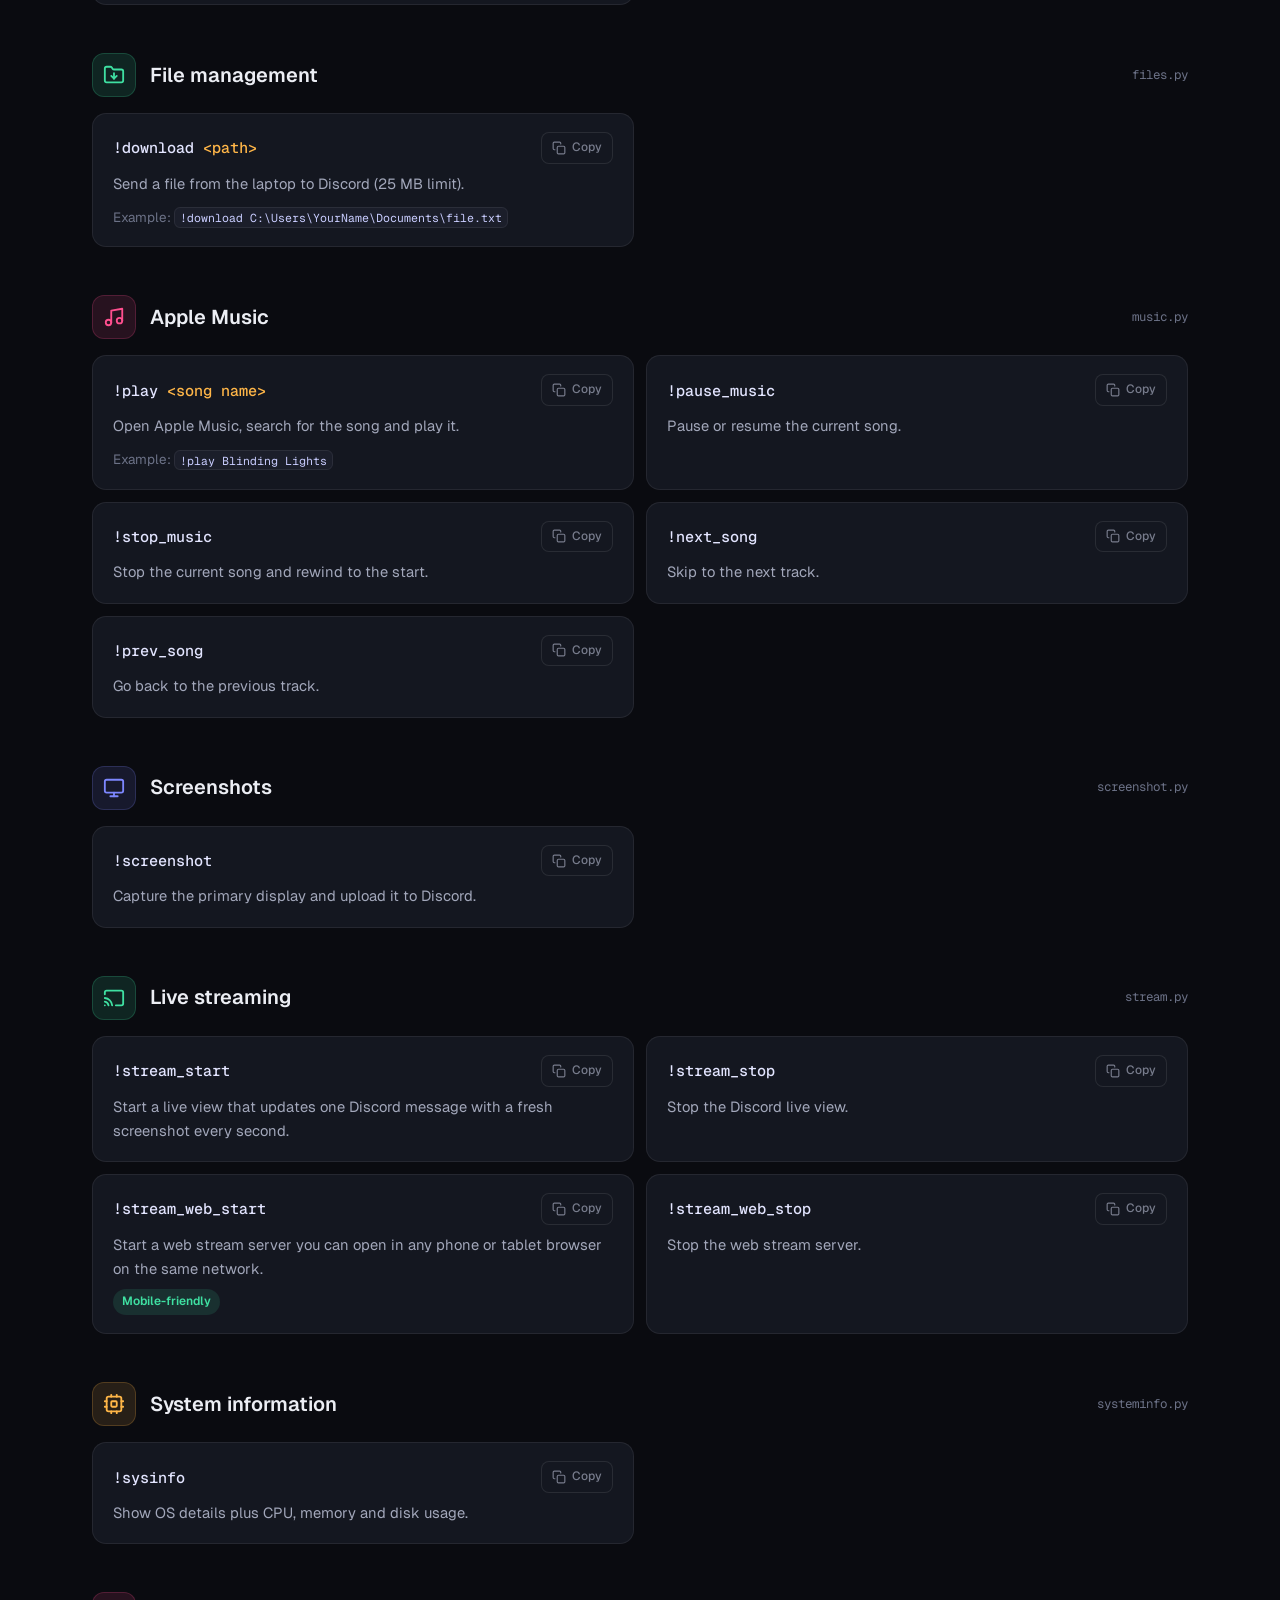
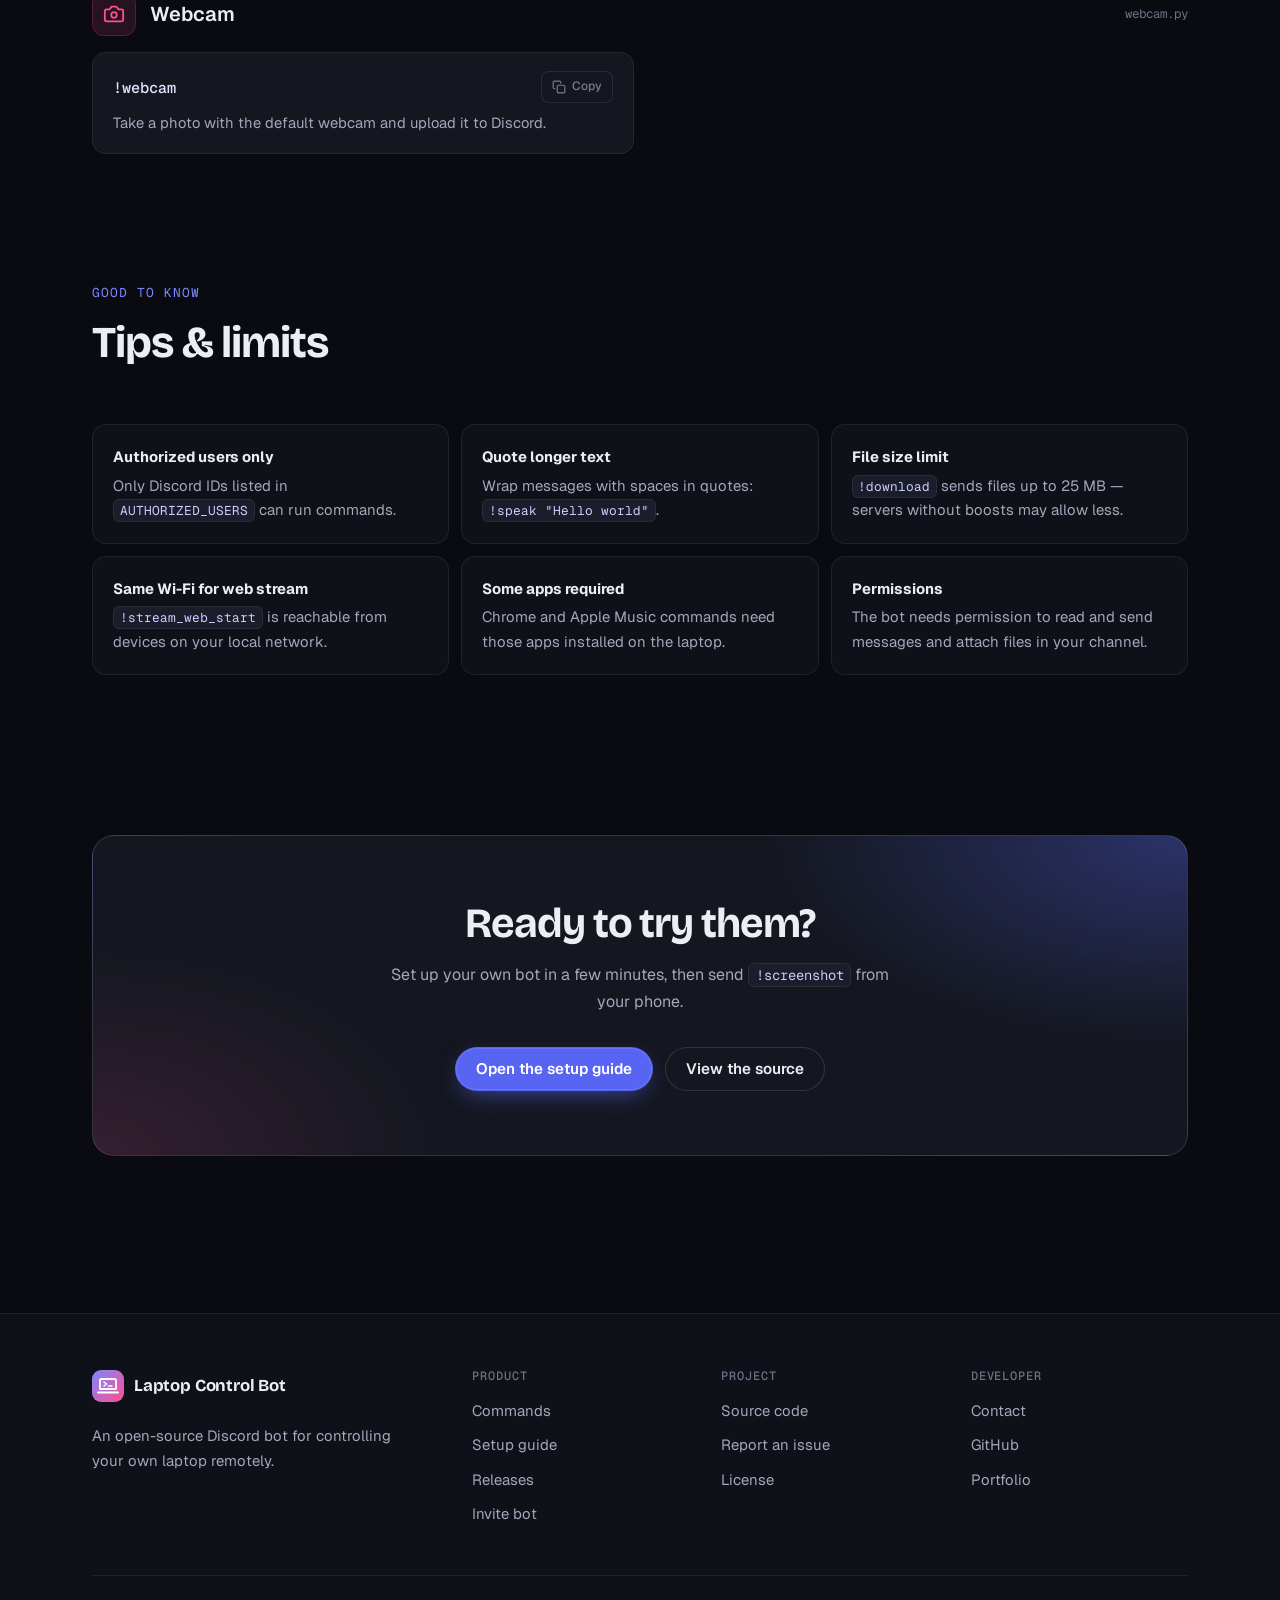
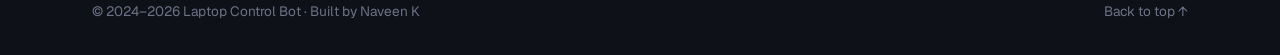
<file: pages/features.html>
<!DOCTYPE html>
<html lang="en">
<head>
    <meta charset="UTF-8">
    <meta name="viewport" content="width=device-width, initial-scale=1.0">
    <title>Commands — Laptop Control Bot</title>
    <meta name="description" content="Full command reference for Laptop Control Bot: screenshots, webcam, live streaming, volume, apps, Apple Music, text to speech, file download and system info.">
    <meta name="theme-color" content="#0a0b10">
    <link rel="icon" href="../image/logo.svg" type="image/svg+xml">
    <link rel="preconnect" href="https://fonts.googleapis.com">
    <link rel="preconnect" href="https://fonts.gstatic.com" crossorigin>
    <link rel="stylesheet" href="https://fonts.googleapis.com/css2?family=Bricolage+Grotesque:opsz,wght@12..96,600;12..96,700&family=Geist:wght@400;500;600&family=Geist+Mono:wght@400;500;600&display=swap">
    <link rel="stylesheet" href="../css/main.css">
    <script src="../js/main.js" defer></script>
</head>
<body>
    <a class="skip-link" href="#main">Skip to content</a>
    <div class="backdrop" aria-hidden="true"></div>

    <header class="nav">
        <div class="container">
            <a href="../index.html" class="brand" aria-label="Laptop Control Bot home">
                <img src="../image/logo.svg" alt="" class="brand-mark" width="32" height="32">
                <span>Laptop Control Bot</span>
            </a>
            <nav aria-label="Main">
                <ul class="nav-links" id="nav-links">
                    <li><a href="../index.html">Home</a></li>
                    <li><a href="features.html" aria-current="page">Commands</a></li>
                    <li><a href="setup.html">Setup</a></li>
                    <li><a href="contact.html">Contact</a></li>
                    <li class="mobile-only"><a href="https://github.com/Naveen022006/laptop-control-application" target="_blank" rel="noopener">GitHub ↗</a></li>
                </ul>
            </nav>
            <div class="nav-actions">
                <a href="https://github.com/Naveen022006/laptop-control-application" target="_blank" rel="noopener" class="btn btn-ghost btn-sm">
                    <svg viewBox="0 0 16 16" fill="currentColor" aria-hidden="true"><path d="M8 0C3.58 0 0 3.58 0 8c0 3.54 2.29 6.53 5.47 7.59.4.07.55-.17.55-.38 0-.19-.01-.82-.01-1.49-2.01.37-2.53-.49-2.69-.94-.09-.23-.48-.94-.82-1.13-.28-.15-.68-.52-.01-.53.63-.01 1.08.58 1.23.82.72 1.21 1.87.87 2.33.66.07-.52.28-.87.51-1.07-1.78-.2-3.64-.89-3.64-3.95 0-.87.31-1.59.82-2.15-.08-.2-.36-1.02.08-2.12 0 0 .67-.21 2.2.82.64-.18 1.32-.27 2-.27.68 0 1.36.09 2 .27 1.53-1.04 2.2-.82 2.2-.82.44 1.1.16 1.92.08 2.12.51.56.82 1.27.82 2.15 0 3.07-1.87 3.75-3.65 3.95.29.25.54.73.54 1.48 0 1.07-.01 1.93-.01 2.2 0 .21.15.46.55.38A8.013 8.013 0 0016 8c0-4.42-3.58-8-8-8z"/></svg>
                    GitHub
                </a>
                <button class="nav-toggle" type="button" aria-controls="nav-links" aria-expanded="false" aria-label="Open menu"><span></span></button>
            </div>
        </div>
    </header>

    <main id="main">
        <section class="page-hero">
            <div class="container">
                <span class="eyebrow"><span class="dot"></span><span><span data-command-total>23</span> commands · 8 modules</span></span>
                <h1>Command reference</h1>
                <p>Every command the bot understands. Type them in any channel the bot can read. Arguments in <code>&lt;angle brackets&gt;</code> are required, ones in <code>[square brackets]</code> are optional.</p>
            </div>
        </section>

        <section class="commands">
            <div class="container">
                <div class="cmd-toolbar">
                    <label class="search">
                        <span class="sr-only">Search commands</span>
                        <svg class="i" viewBox="0 0 24 24" aria-hidden="true"><circle cx="11" cy="11" r="8"/><path d="m21 21-4.3-4.3"/></svg>
                        <input id="cmd-search" type="search" placeholder="Search commands…  ( / )" autocomplete="off">
                    </label>
                    <div class="chips" role="group" aria-label="Filter by category">
                    <button class="chip" type="button" data-filter="all" aria-pressed="true">All</button>
                    <button class="chip" type="button" data-filter="audio" aria-pressed="false">Audio &amp; voice</button>
                    <button class="chip" type="button" data-filter="system" aria-pressed="false">System control</button>
                    <button class="chip" type="button" data-filter="files" aria-pressed="false">File management</button>
                    <button class="chip" type="button" data-filter="music" aria-pressed="false">Apple Music</button>
                    <button class="chip" type="button" data-filter="screenshots" aria-pressed="false">Screenshots</button>
                    <button class="chip" type="button" data-filter="streaming" aria-pressed="false">Live streaming</button>
                    <button class="chip" type="button" data-filter="sysinfo" aria-pressed="false">System information</button>
                    <button class="chip" type="button" data-filter="webcam" aria-pressed="false">Webcam</button>
                    </div>
                    <span id="cmd-count" class="sr-only" aria-live="polite"></span>
                </div>

                <section class="cmd-group" id="audio" data-category="audio" aria-labelledby="audio-title">
                    <div class="cmd-group-head">
                        <div class="icon-tile "><svg class="i" viewBox="0 0 24 24" aria-hidden="true"><path d="M12 2a3 3 0 0 0-3 3v7a3 3 0 0 0 6 0V5a3 3 0 0 0-3-3Z"/><path d="M19 10v2a7 7 0 0 1-14 0v-2"/><line x1="12" x2="12" y1="19" y2="22"/></svg></div>
                        <h2 id="audio-title">Audio &amp; voice</h2>
                        <span class="module">audio.py</span>
                    </div>
                    <div class="cmd-list">
                        <article class="cmd">
                            <div class="cmd-top">
                                <code class="cmd-sig">!speak <span class="arg">&lt;message&gt;</span></code>
                                <button class="copy-btn" type="button" data-copy="!speak &quot;Hello there!&quot;" aria-label="Copy !speak"><svg class="i" viewBox="0 0 24 24" aria-hidden="true"><rect x="9" y="9" width="13" height="13" rx="2"/><path d="M5 15H4a2 2 0 0 1-2-2V4a2 2 0 0 1 2-2h9a2 2 0 0 1 2 2v1"/></svg><span class="copy-label">Copy</span></button>
                            </div>
                            <p>Make the laptop speak a message out loud using the system’s native text-to-speech.</p>
                            <div class="cmd-example">Example: <code>!speak &quot;Hello there!&quot;</code></div>
                        </article>
                    </div>
                </section>
                <section class="cmd-group" id="system" data-category="system" aria-labelledby="system-title">
                    <div class="cmd-group-head">
                        <div class="icon-tile amber"><svg class="i" viewBox="0 0 24 24" aria-hidden="true"><line x1="4" x2="4" y1="21" y2="14"/><line x1="4" x2="4" y1="10" y2="3"/><line x1="12" x2="12" y1="21" y2="12"/><line x1="12" x2="12" y1="8" y2="3"/><line x1="20" x2="20" y1="21" y2="16"/><line x1="20" x2="20" y1="12" y2="3"/><line x1="2" x2="6" y1="14" y2="14"/><line x1="10" x2="14" y1="8" y2="8"/><line x1="18" x2="22" y1="16" y2="16"/></svg></div>
                        <h2 id="system-title">System control</h2>
                        <span class="module">control.py</span>
                    </div>
                    <div class="cmd-list">
                        <article class="cmd">
                            <div class="cmd-top">
                                <code class="cmd-sig">!open_chrome</code>
                                <button class="copy-btn" type="button" data-copy="!open_chrome" aria-label="Copy !open_chrome"><svg class="i" viewBox="0 0 24 24" aria-hidden="true"><rect x="9" y="9" width="13" height="13" rx="2"/><path d="M5 15H4a2 2 0 0 1-2-2V4a2 2 0 0 1 2-2h9a2 2 0 0 1 2 2v1"/></svg><span class="copy-label">Copy</span></button>
                            </div>
                            <p>Open Google Chrome on the laptop.</p>
                        </article>
                        <article class="cmd">
                            <div class="cmd-top">
                                <code class="cmd-sig">!chrome_search <span class="arg">&lt;search terms&gt;</span></code>
                                <button class="copy-btn" type="button" data-copy="!chrome_search weather in chennai" aria-label="Copy !chrome_search"><svg class="i" viewBox="0 0 24 24" aria-hidden="true"><rect x="9" y="9" width="13" height="13" rx="2"/><path d="M5 15H4a2 2 0 0 1-2-2V4a2 2 0 0 1 2-2h9a2 2 0 0 1 2 2v1"/></svg><span class="copy-label">Copy</span></button>
                            </div>
                            <p>Open Chrome and search Google directly.</p>
                            <div class="cmd-example">Example: <code>!chrome_search weather in chennai</code></div>
                        </article>
                        <article class="cmd">
                            <div class="cmd-top">
                                <code class="cmd-sig">!open <span class="arg">&lt;app_name&gt;</span></code>
                                <button class="copy-btn" type="button" data-copy="!open notepad" aria-label="Copy !open"><svg class="i" viewBox="0 0 24 24" aria-hidden="true"><rect x="9" y="9" width="13" height="13" rx="2"/><path d="M5 15H4a2 2 0 0 1-2-2V4a2 2 0 0 1 2-2h9a2 2 0 0 1 2 2v1"/></svg><span class="copy-label">Copy</span></button>
                            </div>
                            <p>Try to open an application by name.</p>
                            <div class="cmd-example">Example: <code>!open notepad</code></div>
                        </article>
                        <article class="cmd">
                            <div class="cmd-top">
                                <code class="cmd-sig">!lock</code>
                                <button class="copy-btn" type="button" data-copy="!lock" aria-label="Copy !lock"><svg class="i" viewBox="0 0 24 24" aria-hidden="true"><rect x="9" y="9" width="13" height="13" rx="2"/><path d="M5 15H4a2 2 0 0 1-2-2V4a2 2 0 0 1 2-2h9a2 2 0 0 1 2 2v1"/></svg><span class="copy-label">Copy</span></button>
                            </div>
                            <p>Lock the computer workstation.</p>
                        </article>
                        <article class="cmd">
                            <div class="cmd-top">
                                <code class="cmd-sig">!shutdown</code>
                                <button class="copy-btn" type="button" data-copy="!shutdown" aria-label="Copy !shutdown"><svg class="i" viewBox="0 0 24 24" aria-hidden="true"><rect x="9" y="9" width="13" height="13" rx="2"/><path d="M5 15H4a2 2 0 0 1-2-2V4a2 2 0 0 1 2-2h9a2 2 0 0 1 2 2v1"/></svg><span class="copy-label">Copy</span></button>
                            </div>
                            <p>Start a system shutdown (10 second delay by default).</p>
                            <span class="badge amber">Use with care</span>
                        </article>
                        <article class="cmd">
                            <div class="cmd-top">
                                <code class="cmd-sig">!vol_up <span class="opt">[amount]</span></code>
                                <button class="copy-btn" type="button" data-copy="!vol_up 5" aria-label="Copy !vol_up"><svg class="i" viewBox="0 0 24 24" aria-hidden="true"><rect x="9" y="9" width="13" height="13" rx="2"/><path d="M5 15H4a2 2 0 0 1-2-2V4a2 2 0 0 1 2-2h9a2 2 0 0 1 2 2v1"/></svg><span class="copy-label">Copy</span></button>
                            </div>
                            <p>Raise the system volume by 1–50 (default 10).</p>
                            <div class="cmd-example">Example: <code>!vol_up 5</code></div>
                        </article>
                        <article class="cmd">
                            <div class="cmd-top">
                                <code class="cmd-sig">!vol_down <span class="opt">[amount]</span></code>
                                <button class="copy-btn" type="button" data-copy="!vol_down 15" aria-label="Copy !vol_down"><svg class="i" viewBox="0 0 24 24" aria-hidden="true"><rect x="9" y="9" width="13" height="13" rx="2"/><path d="M5 15H4a2 2 0 0 1-2-2V4a2 2 0 0 1 2-2h9a2 2 0 0 1 2 2v1"/></svg><span class="copy-label">Copy</span></button>
                            </div>
                            <p>Lower the system volume by 1–50 (default 10).</p>
                            <div class="cmd-example">Example: <code>!vol_down 15</code></div>
                        </article>
                        <article class="cmd">
                            <div class="cmd-top">
                                <code class="cmd-sig">!vol_set <span class="arg">&lt;level&gt;</span></code>
                                <button class="copy-btn" type="button" data-copy="!vol_set 50" aria-label="Copy !vol_set"><svg class="i" viewBox="0 0 24 24" aria-hidden="true"><rect x="9" y="9" width="13" height="13" rx="2"/><path d="M5 15H4a2 2 0 0 1-2-2V4a2 2 0 0 1 2-2h9a2 2 0 0 1 2 2v1"/></svg><span class="copy-label">Copy</span></button>
                            </div>
                            <p>Set the master volume to an exact percentage (0–100).</p>
                            <div class="cmd-example">Example: <code>!vol_set 50</code></div>
                        </article>
                        <article class="cmd">
                            <div class="cmd-top">
                                <code class="cmd-sig">!mute</code>
                                <button class="copy-btn" type="button" data-copy="!mute" aria-label="Copy !mute"><svg class="i" viewBox="0 0 24 24" aria-hidden="true"><rect x="9" y="9" width="13" height="13" rx="2"/><path d="M5 15H4a2 2 0 0 1-2-2V4a2 2 0 0 1 2-2h9a2 2 0 0 1 2 2v1"/></svg><span class="copy-label">Copy</span></button>
                            </div>
                            <p>Toggle system audio mute on or off.</p>
                        </article>
                    </div>
                </section>
                <section class="cmd-group" id="files" data-category="files" aria-labelledby="files-title">
                    <div class="cmd-group-head">
                        <div class="icon-tile mint"><svg class="i" viewBox="0 0 24 24" aria-hidden="true"><path d="M20 20a2 2 0 0 0 2-2V8a2 2 0 0 0-2-2h-7.9a2 2 0 0 1-1.69-.9L9.6 3.9A2 2 0 0 0 7.93 3H4a2 2 0 0 0-2 2v13a2 2 0 0 0 2 2Z"/><path d="M12 10v6"/><path d="m15 13-3 3-3-3"/></svg></div>
                        <h2 id="files-title">File management</h2>
                        <span class="module">files.py</span>
                    </div>
                    <div class="cmd-list">
                        <article class="cmd">
                            <div class="cmd-top">
                                <code class="cmd-sig">!download <span class="arg">&lt;path&gt;</span></code>
                                <button class="copy-btn" type="button" data-copy="!download C:\Users\YourName\Documents\file.txt" aria-label="Copy !download"><svg class="i" viewBox="0 0 24 24" aria-hidden="true"><rect x="9" y="9" width="13" height="13" rx="2"/><path d="M5 15H4a2 2 0 0 1-2-2V4a2 2 0 0 1 2-2h9a2 2 0 0 1 2 2v1"/></svg><span class="copy-label">Copy</span></button>
                            </div>
                            <p>Send a file from the laptop to Discord (25 MB limit).</p>
                            <div class="cmd-example">Example: <code>!download C:\Users\YourName\Documents\file.txt</code></div>
                        </article>
                    </div>
                </section>
                <section class="cmd-group" id="music" data-category="music" aria-labelledby="music-title">
                    <div class="cmd-group-head">
                        <div class="icon-tile pink"><svg class="i" viewBox="0 0 24 24" aria-hidden="true"><path d="M9 18V5l12-2v13"/><circle cx="6" cy="18" r="3"/><circle cx="18" cy="16" r="3"/></svg></div>
                        <h2 id="music-title">Apple Music</h2>
                        <span class="module">music.py</span>
                    </div>
                    <div class="cmd-list">
                        <article class="cmd">
                            <div class="cmd-top">
                                <code class="cmd-sig">!play <span class="arg">&lt;song name&gt;</span></code>
                                <button class="copy-btn" type="button" data-copy="!play Blinding Lights" aria-label="Copy !play"><svg class="i" viewBox="0 0 24 24" aria-hidden="true"><rect x="9" y="9" width="13" height="13" rx="2"/><path d="M5 15H4a2 2 0 0 1-2-2V4a2 2 0 0 1 2-2h9a2 2 0 0 1 2 2v1"/></svg><span class="copy-label">Copy</span></button>
                            </div>
                            <p>Open Apple Music, search for the song and play it.</p>
                            <div class="cmd-example">Example: <code>!play Blinding Lights</code></div>
                        </article>
                        <article class="cmd">
                            <div class="cmd-top">
                                <code class="cmd-sig">!pause_music</code>
                                <button class="copy-btn" type="button" data-copy="!pause_music" aria-label="Copy !pause_music"><svg class="i" viewBox="0 0 24 24" aria-hidden="true"><rect x="9" y="9" width="13" height="13" rx="2"/><path d="M5 15H4a2 2 0 0 1-2-2V4a2 2 0 0 1 2-2h9a2 2 0 0 1 2 2v1"/></svg><span class="copy-label">Copy</span></button>
                            </div>
                            <p>Pause or resume the current song.</p>
                        </article>
                        <article class="cmd">
                            <div class="cmd-top">
                                <code class="cmd-sig">!stop_music</code>
                                <button class="copy-btn" type="button" data-copy="!stop_music" aria-label="Copy !stop_music"><svg class="i" viewBox="0 0 24 24" aria-hidden="true"><rect x="9" y="9" width="13" height="13" rx="2"/><path d="M5 15H4a2 2 0 0 1-2-2V4a2 2 0 0 1 2-2h9a2 2 0 0 1 2 2v1"/></svg><span class="copy-label">Copy</span></button>
                            </div>
                            <p>Stop the current song and rewind to the start.</p>
                        </article>
                        <article class="cmd">
                            <div class="cmd-top">
                                <code class="cmd-sig">!next_song</code>
                                <button class="copy-btn" type="button" data-copy="!next_song" aria-label="Copy !next_song"><svg class="i" viewBox="0 0 24 24" aria-hidden="true"><rect x="9" y="9" width="13" height="13" rx="2"/><path d="M5 15H4a2 2 0 0 1-2-2V4a2 2 0 0 1 2-2h9a2 2 0 0 1 2 2v1"/></svg><span class="copy-label">Copy</span></button>
                            </div>
                            <p>Skip to the next track.</p>
                        </article>
                        <article class="cmd">
                            <div class="cmd-top">
                                <code class="cmd-sig">!prev_song</code>
                                <button class="copy-btn" type="button" data-copy="!prev_song" aria-label="Copy !prev_song"><svg class="i" viewBox="0 0 24 24" aria-hidden="true"><rect x="9" y="9" width="13" height="13" rx="2"/><path d="M5 15H4a2 2 0 0 1-2-2V4a2 2 0 0 1 2-2h9a2 2 0 0 1 2 2v1"/></svg><span class="copy-label">Copy</span></button>
                            </div>
                            <p>Go back to the previous track.</p>
                        </article>
                    </div>
                </section>
                <section class="cmd-group" id="screenshots" data-category="screenshots" aria-labelledby="screenshots-title">
                    <div class="cmd-group-head">
                        <div class="icon-tile "><svg class="i" viewBox="0 0 24 24" aria-hidden="true"><rect width="20" height="14" x="2" y="3" rx="2"/><line x1="8" x2="16" y1="21" y2="21"/><line x1="12" x2="12" y1="17" y2="21"/></svg></div>
                        <h2 id="screenshots-title">Screenshots</h2>
                        <span class="module">screenshot.py</span>
                    </div>
                    <div class="cmd-list">
                        <article class="cmd">
                            <div class="cmd-top">
                                <code class="cmd-sig">!screenshot</code>
                                <button class="copy-btn" type="button" data-copy="!screenshot" aria-label="Copy !screenshot"><svg class="i" viewBox="0 0 24 24" aria-hidden="true"><rect x="9" y="9" width="13" height="13" rx="2"/><path d="M5 15H4a2 2 0 0 1-2-2V4a2 2 0 0 1 2-2h9a2 2 0 0 1 2 2v1"/></svg><span class="copy-label">Copy</span></button>
                            </div>
                            <p>Capture the primary display and upload it to Discord.</p>
                        </article>
                    </div>
                </section>
                <section class="cmd-group" id="streaming" data-category="streaming" aria-labelledby="streaming-title">
                    <div class="cmd-group-head">
                        <div class="icon-tile mint"><svg class="i" viewBox="0 0 24 24" aria-hidden="true"><path d="M2 8V6a2 2 0 0 1 2-2h16a2 2 0 0 1 2 2v12a2 2 0 0 1-2 2h-6"/><path d="M2 12a9 9 0 0 1 8 8"/><path d="M2 16a5 5 0 0 1 4 4"/><line x1="2" x2="2.01" y1="20" y2="20"/></svg></div>
                        <h2 id="streaming-title">Live streaming</h2>
                        <span class="module">stream.py</span>
                    </div>
                    <div class="cmd-list">
                        <article class="cmd">
                            <div class="cmd-top">
                                <code class="cmd-sig">!stream_start</code>
                                <button class="copy-btn" type="button" data-copy="!stream_start" aria-label="Copy !stream_start"><svg class="i" viewBox="0 0 24 24" aria-hidden="true"><rect x="9" y="9" width="13" height="13" rx="2"/><path d="M5 15H4a2 2 0 0 1-2-2V4a2 2 0 0 1 2-2h9a2 2 0 0 1 2 2v1"/></svg><span class="copy-label">Copy</span></button>
                            </div>
                            <p>Start a live view that updates one Discord message with a fresh screenshot every second.</p>
                        </article>
                        <article class="cmd">
                            <div class="cmd-top">
                                <code class="cmd-sig">!stream_stop</code>
                                <button class="copy-btn" type="button" data-copy="!stream_stop" aria-label="Copy !stream_stop"><svg class="i" viewBox="0 0 24 24" aria-hidden="true"><rect x="9" y="9" width="13" height="13" rx="2"/><path d="M5 15H4a2 2 0 0 1-2-2V4a2 2 0 0 1 2-2h9a2 2 0 0 1 2 2v1"/></svg><span class="copy-label">Copy</span></button>
                            </div>
                            <p>Stop the Discord live view.</p>
                        </article>
                        <article class="cmd">
                            <div class="cmd-top">
                                <code class="cmd-sig">!stream_web_start</code>
                                <button class="copy-btn" type="button" data-copy="!stream_web_start" aria-label="Copy !stream_web_start"><svg class="i" viewBox="0 0 24 24" aria-hidden="true"><rect x="9" y="9" width="13" height="13" rx="2"/><path d="M5 15H4a2 2 0 0 1-2-2V4a2 2 0 0 1 2-2h9a2 2 0 0 1 2 2v1"/></svg><span class="copy-label">Copy</span></button>
                            </div>
                            <p>Start a web stream server you can open in any phone or tablet browser on the same network.</p>
                            <span class="badge ">Mobile-friendly</span>
                        </article>
                        <article class="cmd">
                            <div class="cmd-top">
                                <code class="cmd-sig">!stream_web_stop</code>
                                <button class="copy-btn" type="button" data-copy="!stream_web_stop" aria-label="Copy !stream_web_stop"><svg class="i" viewBox="0 0 24 24" aria-hidden="true"><rect x="9" y="9" width="13" height="13" rx="2"/><path d="M5 15H4a2 2 0 0 1-2-2V4a2 2 0 0 1 2-2h9a2 2 0 0 1 2 2v1"/></svg><span class="copy-label">Copy</span></button>
                            </div>
                            <p>Stop the web stream server.</p>
                        </article>
                    </div>
                </section>
                <section class="cmd-group" id="sysinfo" data-category="sysinfo" aria-labelledby="sysinfo-title">
                    <div class="cmd-group-head">
                        <div class="icon-tile amber"><svg class="i" viewBox="0 0 24 24" aria-hidden="true"><rect width="16" height="16" x="4" y="4" rx="2"/><rect width="6" height="6" x="9" y="9" rx="1"/><path d="M15 2v2"/><path d="M15 20v2"/><path d="M2 15h2"/><path d="M2 9h2"/><path d="M20 15h2"/><path d="M20 9h2"/><path d="M9 2v2"/><path d="M9 20v2"/></svg></div>
                        <h2 id="sysinfo-title">System information</h2>
                        <span class="module">systeminfo.py</span>
                    </div>
                    <div class="cmd-list">
                        <article class="cmd">
                            <div class="cmd-top">
                                <code class="cmd-sig">!sysinfo</code>
                                <button class="copy-btn" type="button" data-copy="!sysinfo" aria-label="Copy !sysinfo"><svg class="i" viewBox="0 0 24 24" aria-hidden="true"><rect x="9" y="9" width="13" height="13" rx="2"/><path d="M5 15H4a2 2 0 0 1-2-2V4a2 2 0 0 1 2-2h9a2 2 0 0 1 2 2v1"/></svg><span class="copy-label">Copy</span></button>
                            </div>
                            <p>Show OS details plus CPU, memory and disk usage.</p>
                        </article>
                    </div>
                </section>
                <section class="cmd-group" id="webcam" data-category="webcam" aria-labelledby="webcam-title">
                    <div class="cmd-group-head">
                        <div class="icon-tile pink"><svg class="i" viewBox="0 0 24 24" aria-hidden="true"><path d="M14.5 4h-5L7 7H4a2 2 0 0 0-2 2v9a2 2 0 0 0 2 2h16a2 2 0 0 0 2-2V9a2 2 0 0 0-2-2h-3l-2.5-3z"/><circle cx="12" cy="13" r="3"/></svg></div>
                        <h2 id="webcam-title">Webcam</h2>
                        <span class="module">webcam.py</span>
                    </div>
                    <div class="cmd-list">
                        <article class="cmd">
                            <div class="cmd-top">
                                <code class="cmd-sig">!webcam</code>
                                <button class="copy-btn" type="button" data-copy="!webcam" aria-label="Copy !webcam"><svg class="i" viewBox="0 0 24 24" aria-hidden="true"><rect x="9" y="9" width="13" height="13" rx="2"/><path d="M5 15H4a2 2 0 0 1-2-2V4a2 2 0 0 1 2-2h9a2 2 0 0 1 2 2v1"/></svg><span class="copy-label">Copy</span></button>
                            </div>
                            <p>Take a photo with the default webcam and upload it to Discord.</p>
                        </article>
                    </div>
                </section>

                <div id="cmd-empty" class="empty-state" hidden>
                    No commands match that search. Try something like “volume” or “stream”.
                </div>
            </div>
        </section>

        <section class="section-tight">
            <div class="container">
                <div class="section-head reveal">
                    <span class="section-kicker">Good to know</span>
                    <h2 class="section-title">Tips &amp; limits</h2>
                </div>
                <ul class="tips reveal">
                    <li><strong>Authorized users only</strong>Only Discord IDs listed in <code>AUTHORIZED_USERS</code> can run commands.</li>
                    <li><strong>Quote longer text</strong>Wrap messages with spaces in quotes: <code>!speak "Hello world"</code>.</li>
                    <li><strong>File size limit</strong><code>!download</code> sends files up to 25&nbsp;MB — servers without boosts may allow less.</li>
                    <li><strong>Same Wi-Fi for web stream</strong><code>!stream_web_start</code> is reachable from devices on your local network.</li>
                    <li><strong>Some apps required</strong>Chrome and Apple Music commands need those apps installed on the laptop.</li>
                    <li><strong>Permissions</strong>The bot needs permission to read and send messages and attach files in your channel.</li>
                </ul>
            </div>
        </section>

        <section class="section-tight">
            <div class="container">
                <div class="cta-band reveal">
                    <h2>Ready to try them?</h2>
                    <p>Set up your own bot in a few minutes, then send <code>!screenshot</code> from your phone.</p>
                    <div class="hero-ctas">
                        <a href="setup.html" class="btn btn-primary">Open the setup guide</a>
                        <a href="https://github.com/Naveen022006/laptop-control-application" target="_blank" rel="noopener" class="btn btn-ghost">View the source</a>
                    </div>
                </div>
            </div>
        </section>
    </main>

    <footer class="footer">
        <div class="container">
            <div class="footer-grid">
                <div class="footer-brand">
                    <a href="../index.html" class="brand">
                        <img src="../image/logo.svg" alt="" class="brand-mark" width="32" height="32">
                        <span>Laptop Control Bot</span>
                    </a>
                    <p>An open-source Discord bot for controlling your own laptop remotely.</p>
                </div>
                <div>
                    <h3>Product</h3>
                    <ul>
                        <li><a href="features.html">Commands</a></li>
                        <li><a href="setup.html">Setup guide</a></li>
                        <li><a href="https://github.com/Naveen022006/laptop-control-application/releases" target="_blank" rel="noopener">Releases</a></li>
                        <li><a href="https://discord.com/oauth2/authorize?client_id=1476568677561401467&amp;permissions=8&amp;integration_type=0&amp;scope=bot" target="_blank" rel="noopener">Invite bot</a></li>
                    </ul>
                </div>
                <div>
                    <h3>Project</h3>
                    <ul>
                        <li><a href="https://github.com/Naveen022006/laptop-control-application" target="_blank" rel="noopener">Source code</a></li>
                        <li><a href="https://github.com/Naveen022006/laptop-control-application/issues" target="_blank" rel="noopener">Report an issue</a></li>
                        <li><a href="https://github.com/Naveen022006/laptop-control-application/blob/main/LICENSE" target="_blank" rel="noopener">License</a></li>
                    </ul>
                </div>
                <div>
                    <h3>Developer</h3>
                    <ul>
                        <li><a href="contact.html">Contact</a></li>
                        <li><a href="https://github.com/Naveen022006" target="_blank" rel="noopener">GitHub</a></li>
                        <li><a href="https://naveenhub.dev" target="_blank" rel="noopener">Portfolio</a></li>
                    </ul>
                </div>
            </div>
            <div class="footer-bottom">
                <span>&copy; 2024–2026 Laptop Control Bot · Built by Naveen K</span>
                <a href="#main">Back to top ↑</a>
            </div>
        </div>
    </footer>
</body>
</html>
</file>
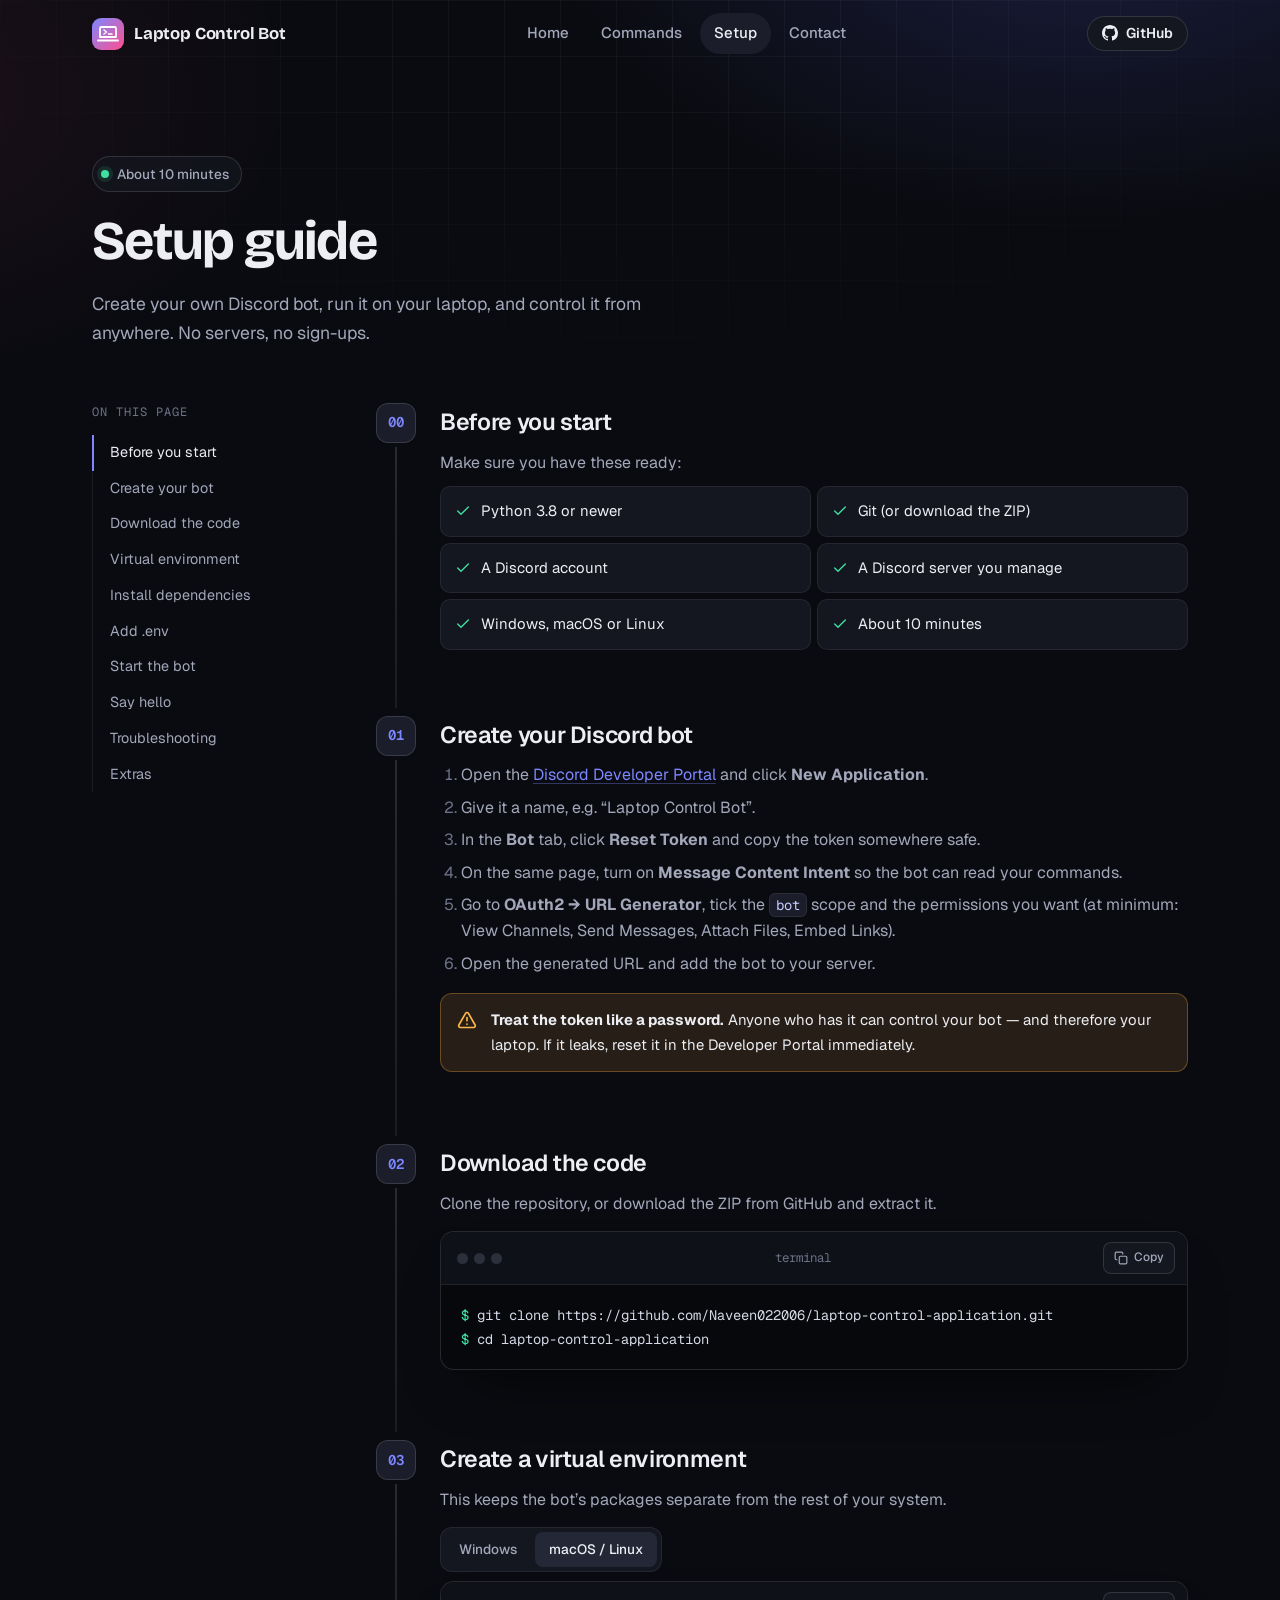
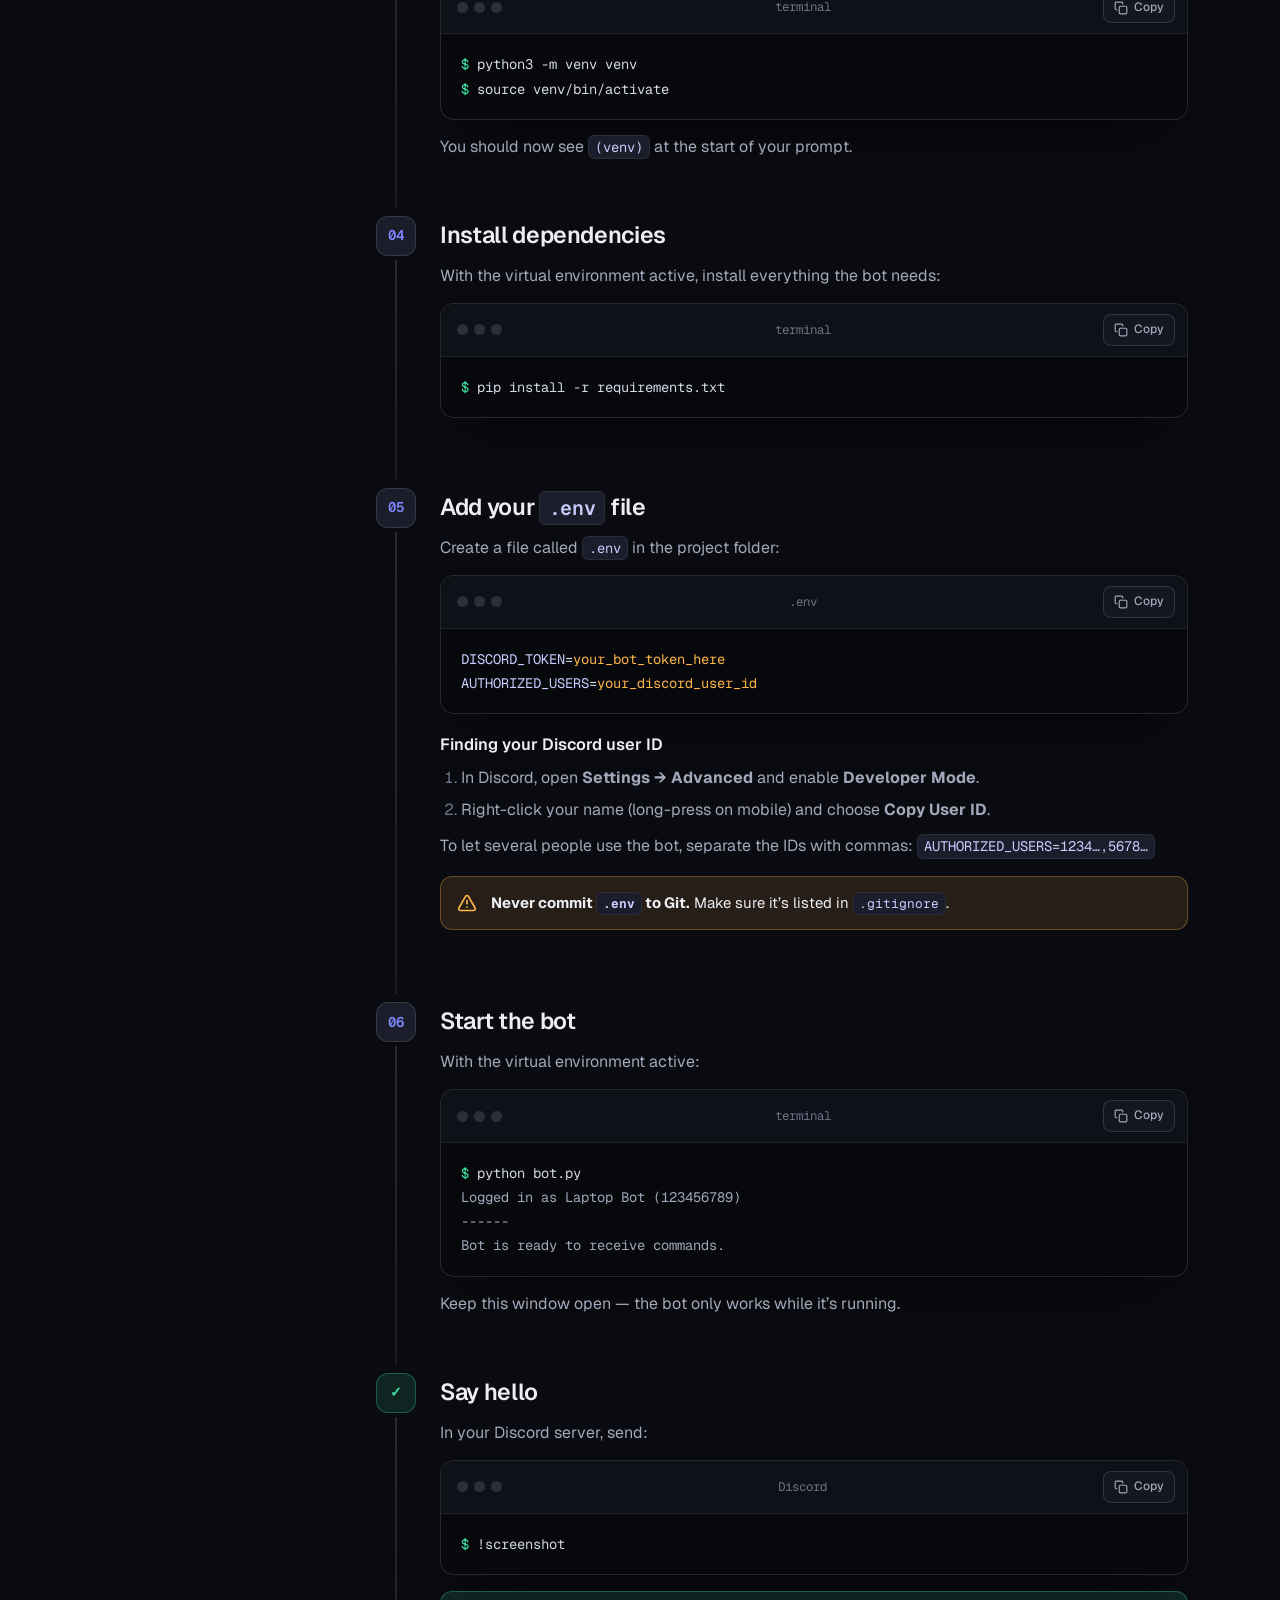
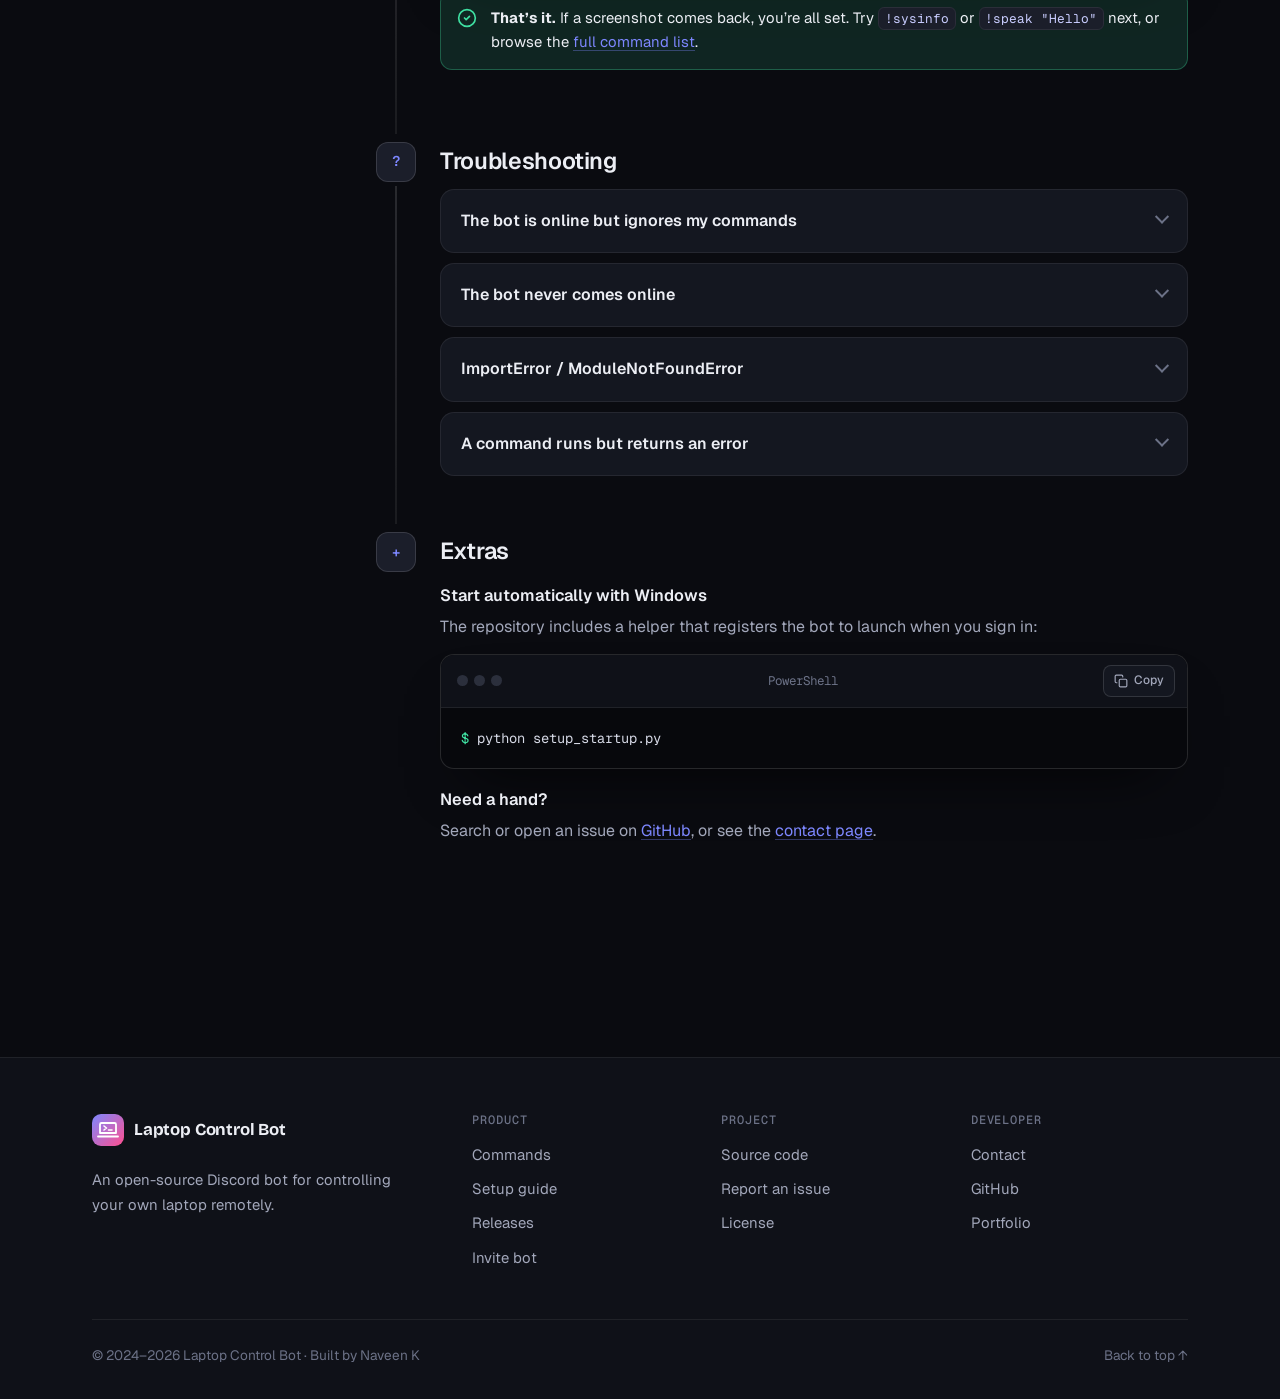
<file: pages/setup.html>
<!DOCTYPE html>
<html lang="en">
<head>
    <meta charset="UTF-8">
    <meta name="viewport" content="width=device-width, initial-scale=1.0">
    <title>Setup guide — Laptop Control Bot</title>
    <meta name="description" content="Step-by-step guide to create your Discord bot, install Laptop Control Bot and run it on Windows, macOS or Linux.">
    <meta name="theme-color" content="#0a0b10">
    <link rel="icon" href="../image/logo.svg" type="image/svg+xml">
    <link rel="preconnect" href="https://fonts.googleapis.com">
    <link rel="preconnect" href="https://fonts.gstatic.com" crossorigin>
    <link rel="stylesheet" href="https://fonts.googleapis.com/css2?family=Bricolage+Grotesque:opsz,wght@12..96,600;12..96,700&family=Geist:wght@400;500;600&family=Geist+Mono:wght@400;500;600&display=swap">
    <link rel="stylesheet" href="../css/main.css">
    <script src="../js/main.js" defer></script>
</head>
<body>
    <a class="skip-link" href="#main">Skip to content</a>
    <div class="backdrop" aria-hidden="true"></div>

    <header class="nav">
        <div class="container">
            <a href="../index.html" class="brand" aria-label="Laptop Control Bot home">
                <img src="../image/logo.svg" alt="" class="brand-mark" width="32" height="32">
                <span>Laptop Control Bot</span>
            </a>
            <nav aria-label="Main">
                <ul class="nav-links" id="nav-links">
                    <li><a href="../index.html">Home</a></li>
                    <li><a href="features.html">Commands</a></li>
                    <li><a href="setup.html" aria-current="page">Setup</a></li>
                    <li><a href="contact.html">Contact</a></li>
                    <li class="mobile-only"><a href="https://github.com/Naveen022006/laptop-control-application" target="_blank" rel="noopener">GitHub ↗</a></li>
                </ul>
            </nav>
            <div class="nav-actions">
                <a href="https://github.com/Naveen022006/laptop-control-application" target="_blank" rel="noopener" class="btn btn-ghost btn-sm">
                    <svg viewBox="0 0 16 16" fill="currentColor" aria-hidden="true"><path d="M8 0C3.58 0 0 3.58 0 8c0 3.54 2.29 6.53 5.47 7.59.4.07.55-.17.55-.38 0-.19-.01-.82-.01-1.49-2.01.37-2.53-.49-2.69-.94-.09-.23-.48-.94-.82-1.13-.28-.15-.68-.52-.01-.53.63-.01 1.08.58 1.23.82.72 1.21 1.87.87 2.33.66.07-.52.28-.87.51-1.07-1.78-.2-3.64-.89-3.64-3.95 0-.87.31-1.59.82-2.15-.08-.2-.36-1.02.08-2.12 0 0 .67-.21 2.2.82.64-.18 1.32-.27 2-.27.68 0 1.36.09 2 .27 1.53-1.04 2.2-.82 2.2-.82.44 1.1.16 1.92.08 2.12.51.56.82 1.27.82 2.15 0 3.07-1.87 3.75-3.65 3.95.29.25.54.73.54 1.48 0 1.07-.01 1.93-.01 2.2 0 .21.15.46.55.38A8.013 8.013 0 0016 8c0-4.42-3.58-8-8-8z"/></svg>
                    GitHub
                </a>
                <button class="nav-toggle" type="button" aria-controls="nav-links" aria-expanded="false" aria-label="Open menu"><span></span></button>
            </div>
        </div>
    </header>

    <main id="main">
        <section class="page-hero">
            <div class="container">
                <span class="eyebrow"><span class="dot"></span>About 10 minutes</span>
                <h1>Setup guide</h1>
                <p>Create your own Discord bot, run it on your laptop, and control it from anywhere. No servers, no sign-ups.</p>
            </div>
        </section>

        <section class="section-tight" style="padding-top: 0;">
            <div class="container docs">
                <aside class="toc" aria-label="On this page">
                    <p class="toc-title">On this page</p>
                    <ol>
                        <li><a href="#prerequisites">Before you start</a></li>
                        <li><a href="#create-bot">Create your bot</a></li>
                        <li><a href="#clone">Download the code</a></li>
                        <li><a href="#venv">Virtual environment</a></li>
                        <li><a href="#install">Install dependencies</a></li>
                        <li><a href="#configure">Add .env</a></li>
                        <li><a href="#run">Start the bot</a></li>
                        <li><a href="#test">Say hello</a></li>
                        <li><a href="#troubleshooting">Troubleshooting</a></li>
                        <li><a href="#advanced">Extras</a></li>
                    </ol>
                </aside>
                <div class="doc-body">
                    <section class="doc-step" id="prerequisites">
                        <span class="num" aria-hidden="true">00</span>
                        <h2>Before you start</h2>
                        <p>Make sure you have these ready:</p>
                        <ul class="prereqs">
                            <li><svg class="i" viewBox="0 0 24 24" aria-hidden="true"><path d="M20 6 9 17l-5-5"/></svg>Python 3.8 or newer</li>
                            <li><svg class="i" viewBox="0 0 24 24" aria-hidden="true"><path d="M20 6 9 17l-5-5"/></svg>Git (or download the ZIP)</li>
                            <li><svg class="i" viewBox="0 0 24 24" aria-hidden="true"><path d="M20 6 9 17l-5-5"/></svg>A Discord account</li>
                            <li><svg class="i" viewBox="0 0 24 24" aria-hidden="true"><path d="M20 6 9 17l-5-5"/></svg>A Discord server you manage</li>
                            <li><svg class="i" viewBox="0 0 24 24" aria-hidden="true"><path d="M20 6 9 17l-5-5"/></svg>Windows, macOS or Linux</li>
                            <li><svg class="i" viewBox="0 0 24 24" aria-hidden="true"><path d="M20 6 9 17l-5-5"/></svg>About 10 minutes</li>
                        </ul>
                    </section>
                    <section class="doc-step" id="create-bot">
                        <span class="num" aria-hidden="true">01</span>
                        <h2>Create your Discord bot</h2>
                        <ol>
                            <li>Open the <a href="https://discord.com/developers/applications" target="_blank" rel="noopener">Discord Developer Portal</a> and click <strong>New Application</strong>.</li>
                            <li>Give it a name, e.g. “Laptop Control Bot”.</li>
                            <li>In the <strong>Bot</strong> tab, click <strong>Reset Token</strong> and copy the token somewhere safe.</li>
                            <li>On the same page, turn on <strong>Message Content Intent</strong> so the bot can read your commands.</li>
                            <li>Go to <strong>OAuth2 → URL Generator</strong>, tick the <code>bot</code> scope and the permissions you want (at minimum: View Channels, Send Messages, Attach Files, Embed Links).</li>
                            <li>Open the generated URL and add the bot to your server.</li>
                        </ol>
                        <div class="callout warn"><svg class="i" viewBox="0 0 24 24" aria-hidden="true"><path d="m21.73 18-8-14a2 2 0 0 0-3.48 0l-8 14A2 2 0 0 0 4 21h16a2 2 0 0 0 1.73-3"/><path d="M12 9v4"/><path d="M12 17h.01"/></svg><p><strong>Treat the token like a password.</strong> Anyone who has it can control your bot — and therefore your laptop. If it leaks, reset it in the Developer Portal immediately.</p></div>
                    </section>
                    <section class="doc-step" id="clone">
                        <span class="num" aria-hidden="true">02</span>
                        <h2>Download the code</h2>
                        <p>Clone the repository, or download the ZIP from GitHub and extract it.</p>
                        <div class="terminal">
                    <div class="terminal-bar">
                        <span class="lights"><i></i><i></i><i></i></span>
                        <span class="title">terminal</span>
                        <button class="copy-btn" type="button" data-copy=""><svg class="i" viewBox="0 0 24 24" aria-hidden="true"><rect x="9" y="9" width="13" height="13" rx="2"/><path d="M5 15H4a2 2 0 0 1-2-2V4a2 2 0 0 1 2-2h9a2 2 0 0 1 2 2v1"/></svg><span class="copy-label">Copy</span></button>
                    </div>
<pre><code><span class="p">$ </span><span data-line>git clone https://github.com/Naveen022006/laptop-control-application.git</span>
<span class="p">$ </span><span data-line>cd laptop-control-application</span></code></pre>
                </div>
                    </section>
                    <section class="doc-step" id="venv">
                        <span class="num" aria-hidden="true">03</span>
                        <h2>Create a virtual environment</h2>
                        <p>This keeps the bot’s packages separate from the rest of your system.</p>
                        <div class="tabs">
                            <div class="tab-list" role="tablist" aria-label="Operating system">
                                <button role="tab" id="tab-win" aria-controls="panel-win" aria-selected="true" data-os="win">Windows</button>
                                <button role="tab" id="tab-unix" aria-controls="panel-unix" aria-selected="false" tabindex="-1" data-os="unix">macOS / Linux</button>
                            </div>
                            <div role="tabpanel" id="panel-win" aria-labelledby="tab-win">
                <div class="terminal">
                    <div class="terminal-bar">
                        <span class="lights"><i></i><i></i><i></i></span>
                        <span class="title">PowerShell</span>
                        <button class="copy-btn" type="button" data-copy=""><svg class="i" viewBox="0 0 24 24" aria-hidden="true"><rect x="9" y="9" width="13" height="13" rx="2"/><path d="M5 15H4a2 2 0 0 1-2-2V4a2 2 0 0 1 2-2h9a2 2 0 0 1 2 2v1"/></svg><span class="copy-label">Copy</span></button>
                    </div>
<pre><code><span class="p">$ </span><span data-line>python -m venv venv</span>
<span class="p">$ </span><span data-line>.\venv\Scripts\activate</span></code></pre>
                </div>
                            </div>
                            <div role="tabpanel" id="panel-unix" aria-labelledby="tab-unix" hidden>
                <div class="terminal">
                    <div class="terminal-bar">
                        <span class="lights"><i></i><i></i><i></i></span>
                        <span class="title">terminal</span>
                        <button class="copy-btn" type="button" data-copy=""><svg class="i" viewBox="0 0 24 24" aria-hidden="true"><rect x="9" y="9" width="13" height="13" rx="2"/><path d="M5 15H4a2 2 0 0 1-2-2V4a2 2 0 0 1 2-2h9a2 2 0 0 1 2 2v1"/></svg><span class="copy-label">Copy</span></button>
                    </div>
<pre><code><span class="p">$ </span><span data-line>python3 -m venv venv</span>
<span class="p">$ </span><span data-line>source venv/bin/activate</span></code></pre>
                </div>
                            </div>
                        </div>
                        <p>You should now see <code>(venv)</code> at the start of your prompt.</p>
                    </section>
                    <section class="doc-step" id="install">
                        <span class="num" aria-hidden="true">04</span>
                        <h2>Install dependencies</h2>
                        <p>With the virtual environment active, install everything the bot needs:</p>
                        <div class="terminal">
                    <div class="terminal-bar">
                        <span class="lights"><i></i><i></i><i></i></span>
                        <span class="title">terminal</span>
                        <button class="copy-btn" type="button" data-copy=""><svg class="i" viewBox="0 0 24 24" aria-hidden="true"><rect x="9" y="9" width="13" height="13" rx="2"/><path d="M5 15H4a2 2 0 0 1-2-2V4a2 2 0 0 1 2-2h9a2 2 0 0 1 2 2v1"/></svg><span class="copy-label">Copy</span></button>
                    </div>
<pre><code><span class="p">$ </span><span data-line>pip install -r requirements.txt</span></code></pre>
                </div>
                    </section>
                    <section class="doc-step" id="configure">
                        <span class="num" aria-hidden="true">05</span>
                        <h2>Add your <code>.env</code> file</h2>
                        <p>Create a file called <code>.env</code> in the project folder:</p>
                        <div class="terminal">
                    <div class="terminal-bar">
                        <span class="lights"><i></i><i></i><i></i></span>
                        <span class="title">.env</span>
                        <button class="copy-btn" type="button" data-copy=""><svg class="i" viewBox="0 0 24 24" aria-hidden="true"><rect x="9" y="9" width="13" height="13" rx="2"/><path d="M5 15H4a2 2 0 0 1-2-2V4a2 2 0 0 1 2-2h9a2 2 0 0 1 2 2v1"/></svg><span class="copy-label">Copy</span></button>
                    </div>
<pre><code><span data-line><span class="k">DISCORD_TOKEN</span>=<span class="s">your_bot_token_here</span></span>
<span data-line><span class="k">AUTHORIZED_USERS</span>=<span class="s">your_discord_user_id</span></span></code></pre>
                </div>
                        <h3>Finding your Discord user ID</h3>
                        <ol>
                            <li>In Discord, open <strong>Settings → Advanced</strong> and enable <strong>Developer Mode</strong>.</li>
                            <li>Right-click your name (long-press on mobile) and choose <strong>Copy User ID</strong>.</li>
                        </ol>
                        <p>To let several people use the bot, separate the IDs with commas: <code>AUTHORIZED_USERS=1234…,5678…</code></p>
                        <div class="callout warn"><svg class="i" viewBox="0 0 24 24" aria-hidden="true"><path d="m21.73 18-8-14a2 2 0 0 0-3.48 0l-8 14A2 2 0 0 0 4 21h16a2 2 0 0 0 1.73-3"/><path d="M12 9v4"/><path d="M12 17h.01"/></svg><p><strong>Never commit <code>.env</code> to Git.</strong> Make sure it’s listed in <code>.gitignore</code>.</p></div>
                    </section>
                    <section class="doc-step" id="run">
                        <span class="num" aria-hidden="true">06</span>
                        <h2>Start the bot</h2>
                        <p>With the virtual environment active:</p>
                        <div class="terminal">
                    <div class="terminal-bar">
                        <span class="lights"><i></i><i></i><i></i></span>
                        <span class="title">terminal</span>
                        <button class="copy-btn" type="button" data-copy=""><svg class="i" viewBox="0 0 24 24" aria-hidden="true"><rect x="9" y="9" width="13" height="13" rx="2"/><path d="M5 15H4a2 2 0 0 1-2-2V4a2 2 0 0 1 2-2h9a2 2 0 0 1 2 2v1"/></svg><span class="copy-label">Copy</span></button>
                    </div>
<pre><code><span class="p">$ </span><span data-line>python bot.py</span>
<span class="o">Logged in as Laptop Bot (123456789)</span>
<span class="o">------</span>
<span class="o">Bot is ready to receive commands.</span></code></pre>
                </div>
                        <p>Keep this window open — the bot only works while it’s running.</p>
                    </section>
                    <section class="doc-step" id="test">
                        <span class="num done" aria-hidden="true">✓</span>
                        <h2>Say hello</h2>
                        <p>In your Discord server, send:</p>
                        <div class="terminal">
                    <div class="terminal-bar">
                        <span class="lights"><i></i><i></i><i></i></span>
                        <span class="title">Discord</span>
                        <button class="copy-btn" type="button" data-copy=""><svg class="i" viewBox="0 0 24 24" aria-hidden="true"><rect x="9" y="9" width="13" height="13" rx="2"/><path d="M5 15H4a2 2 0 0 1-2-2V4a2 2 0 0 1 2-2h9a2 2 0 0 1 2 2v1"/></svg><span class="copy-label">Copy</span></button>
                    </div>
<pre><code><span class="p">$ </span><span data-line>!screenshot</span></code></pre>
                </div>
                        <div class="callout ok"><svg class="i" viewBox="0 0 24 24" aria-hidden="true"><circle cx="12" cy="12" r="10"/><path d="m9 12 2 2 4-4"/></svg><p><strong>That’s it.</strong> If a screenshot comes back, you’re all set. Try <code>!sysinfo</code> or <code>!speak "Hello"</code> next, or browse the <a href="features.html">full command list</a>.</p></div>
                    </section>
                <section class="doc-step" id="troubleshooting">
                    <span class="num" aria-hidden="true">?</span>
                    <h2>Troubleshooting</h2>
                    <div class="accordion trouble">
                        <details>
                            <summary>The bot is online but ignores my commands</summary>
                            <div class="acc-body"><ul>
                                <li>Check your user ID is in <code>AUTHORIZED_USERS</code> — no spaces, comma-separated.</li>
                                <li>Make sure <strong>Message Content Intent</strong> is enabled in the Developer Portal.</li>
                                <li>Confirm the bot can view and send messages in that channel.</li>
                            </ul></div>
                        </details>
                        <details>
                            <summary>The bot never comes online</summary>
                            <div class="acc-body"><ul>
                                <li>Double-check <code>DISCORD_TOKEN</code> in <code>.env</code> (reset it if unsure).</li>
                                <li>Look at the terminal for an error message when you run <code>python bot.py</code>.</li>
                            </ul></div>
                        </details>
                        <details>
                            <summary>ImportError / ModuleNotFoundError</summary>
                            <div class="acc-body"><ul>
                                <li>Activate the virtual environment first (see step 03).</li>
                                <li>Re-run <code>pip install -r requirements.txt</code>.</li>
                                <li>Check your Python version with <code>python --version</code> (3.8+).</li>
                            </ul></div>
                        </details>
                        <details>
                            <summary>A command runs but returns an error</summary>
                            <div class="acc-body"><ul>
                                <li>Read the error in the terminal running the bot.</li>
                                <li>Some commands need extra software — Chrome for <code>!chrome_search</code>, Apple Music for <code>!play</code>.</li>
                                <li>Webcam and screenshot commands may need OS permission (camera / screen recording on macOS).</li>
                            </ul></div>
                        </details>
                    </div>
                </section>
                <section class="doc-step" id="advanced">
                    <span class="num" aria-hidden="true">+</span>
                    <h2>Extras</h2>
                    <h3>Start automatically with Windows</h3>
                    <p>The repository includes a helper that registers the bot to launch when you sign in:</p>
                    <div class="terminal">
                    <div class="terminal-bar">
                        <span class="lights"><i></i><i></i><i></i></span>
                        <span class="title">PowerShell</span>
                        <button class="copy-btn" type="button" data-copy=""><svg class="i" viewBox="0 0 24 24" aria-hidden="true"><rect x="9" y="9" width="13" height="13" rx="2"/><path d="M5 15H4a2 2 0 0 1-2-2V4a2 2 0 0 1 2-2h9a2 2 0 0 1 2 2v1"/></svg><span class="copy-label">Copy</span></button>
                    </div>
<pre><code><span class="p">$ </span><span data-line>python setup_startup.py</span></code></pre>
                </div>
                    <h3>Need a hand?</h3>
                    <p>Search or open an issue on <a href="https://github.com/Naveen022006/laptop-control-application/issues" target="_blank" rel="noopener">GitHub</a>, or see the <a href="contact.html">contact page</a>.</p>
                </section>
                </div>
            </div>
        </section>
    </main>

    <footer class="footer">
        <div class="container">
            <div class="footer-grid">
                <div class="footer-brand">
                    <a href="../index.html" class="brand">
                        <img src="../image/logo.svg" alt="" class="brand-mark" width="32" height="32">
                        <span>Laptop Control Bot</span>
                    </a>
                    <p>An open-source Discord bot for controlling your own laptop remotely.</p>
                </div>
                <div>
                    <h3>Product</h3>
                    <ul>
                        <li><a href="features.html">Commands</a></li>
                        <li><a href="setup.html">Setup guide</a></li>
                        <li><a href="https://github.com/Naveen022006/laptop-control-application/releases" target="_blank" rel="noopener">Releases</a></li>
                        <li><a href="https://discord.com/oauth2/authorize?client_id=1476568677561401467&amp;permissions=8&amp;integration_type=0&amp;scope=bot" target="_blank" rel="noopener">Invite bot</a></li>
                    </ul>
                </div>
                <div>
                    <h3>Project</h3>
                    <ul>
                        <li><a href="https://github.com/Naveen022006/laptop-control-application" target="_blank" rel="noopener">Source code</a></li>
                        <li><a href="https://github.com/Naveen022006/laptop-control-application/issues" target="_blank" rel="noopener">Report an issue</a></li>
                        <li><a href="https://github.com/Naveen022006/laptop-control-application/blob/main/LICENSE" target="_blank" rel="noopener">License</a></li>
                    </ul>
                </div>
                <div>
                    <h3>Developer</h3>
                    <ul>
                        <li><a href="contact.html">Contact</a></li>
                        <li><a href="https://github.com/Naveen022006" target="_blank" rel="noopener">GitHub</a></li>
                        <li><a href="https://naveenhub.dev" target="_blank" rel="noopener">Portfolio</a></li>
                    </ul>
                </div>
            </div>
            <div class="footer-bottom">
                <span>&copy; 2024–2026 Laptop Control Bot · Built by Naveen K</span>
                <a href="#main">Back to top ↑</a>
            </div>
        </div>
    </footer>
</body>
</html>
</file>
<file: css/main.css>
/* =========================================================
   Laptop Control Bot — design system
   ========================================================= */

:root {
    --bg: #0a0b10;
    --bg-raised: #0f1118;
    --surface: #141720;
    --surface-2: #1b1e2a;
    --surface-3: #232736;
    --border: rgba(255, 255, 255, 0.07);
    --border-strong: rgba(255, 255, 255, 0.13);

    --text: #eceef4;
    --muted: #a2a7ba;
    --dim: #6c7287;

    --accent: #7d87ff;
    --accent-strong: #5865f2;
    --accent-soft: rgba(125, 135, 255, 0.12);
    --mint: #3fe0a2;
    --mint-soft: rgba(63, 224, 162, 0.12);
    --pink: #ff4f8f;
    --pink-soft: rgba(255, 79, 143, 0.12);
    --amber: #ffb648;
    --amber-soft: rgba(255, 182, 72, 0.12);

    --font-display: "Bricolage Grotesque", "Geist", system-ui, sans-serif;
    --font-body: "Geist", system-ui, -apple-system, "Segoe UI", sans-serif;
    --font-mono: "Geist Mono", ui-monospace, "SFMono-Regular", Menlo, Consolas, monospace;

    --radius-sm: 8px;
    --radius: 14px;
    --radius-lg: 22px;

    --container: 1160px;
    --gutter: clamp(16px, 4vw, 32px);
    --nav-h: 68px;

    --ease: cubic-bezier(0.22, 1, 0.36, 1);
}

/* ---------- Reset ---------- */
*,
*::before,
*::after { box-sizing: border-box; }

html {
    -webkit-text-size-adjust: 100%;
    scroll-behavior: smooth;
    scroll-padding-top: calc(var(--nav-h) + 24px);
}

body {
    margin: 0;
    background: var(--bg);
    color: var(--text);
    font-family: var(--font-body);
    font-size: 16px;
    line-height: 1.65;
    -webkit-font-smoothing: antialiased;
    overflow-x: hidden;
}

img, svg { display: block; max-width: 100%; }
a { color: inherit; text-decoration: none; }
button { font: inherit; color: inherit; }
h1, h2, h3, h4 { margin: 0; line-height: 1.15; font-weight: 600; }
p { margin: 0; }
ul, ol { margin: 0; padding: 0; }

::selection { background: var(--accent-strong); color: #fff; }

:focus-visible {
    outline: 2px solid var(--accent);
    outline-offset: 3px;
    border-radius: 6px;
}

code, kbd, pre { font-family: var(--font-mono); }

/* Inline code */
:not(pre) > code {
    font-size: 0.86em;
    padding: 0.15em 0.45em;
    border-radius: 6px;
    background: var(--surface-2);
    border: 1px solid var(--border);
    color: #c9cdff;
    white-space: nowrap;
}

.container {
    width: 100%;
    max-width: var(--container);
    margin: 0 auto;
    padding: 0 var(--gutter);
}

.sr-only {
    position: absolute;
    width: 1px; height: 1px;
    padding: 0; margin: -1px;
    overflow: hidden; clip: rect(0 0 0 0);
    white-space: nowrap; border: 0;
}

.skip-link {
    position: absolute;
    left: 16px; top: -60px;
    z-index: 200;
    padding: 10px 16px;
    border-radius: var(--radius-sm);
    background: var(--accent-strong);
    color: #fff;
    font-weight: 600;
    transition: top 0.2s;
}
.skip-link:focus { top: 12px; }

/* ---------- Ambient background ---------- */
.backdrop {
    position: fixed;
    inset: 0;
    z-index: -1;
    pointer-events: none;
    background:
        radial-gradient(900px 520px at 85% -10%, rgba(88, 101, 242, 0.20), transparent 60%),
        radial-gradient(700px 480px at -10% 10%, rgba(255, 79, 143, 0.08), transparent 60%),
        var(--bg);
}
.backdrop::after {
    content: "";
    position: absolute;
    inset: 0;
    background-image:
        linear-gradient(rgba(255, 255, 255, 0.035) 1px, transparent 1px),
        linear-gradient(90deg, rgba(255, 255, 255, 0.035) 1px, transparent 1px);
    background-size: 56px 56px;
    mask-image: radial-gradient(ellipse 80% 60% at 50% 0%, #000 30%, transparent 75%);
    -webkit-mask-image: radial-gradient(ellipse 80% 60% at 50% 0%, #000 30%, transparent 75%);
}

/* ---------- Navigation ---------- */
.nav {
    position: sticky;
    top: 0;
    z-index: 100;
    height: var(--nav-h);
    border-bottom: 1px solid transparent;
    transition: background 0.3s, border-color 0.3s, backdrop-filter 0.3s;
}
.nav.is-scrolled,
.nav.is-open {
    background: rgba(10, 11, 16, 0.78);
    border-bottom-color: var(--border);
    backdrop-filter: saturate(160%) blur(14px);
    -webkit-backdrop-filter: saturate(160%) blur(14px);
}
.nav .container {
    display: flex;
    align-items: center;
    justify-content: space-between;
    gap: 24px;
    height: 100%;
}

.brand {
    display: inline-flex;
    align-items: center;
    gap: 10px;
    font-family: var(--font-display);
    font-weight: 700;
    font-size: 1.05rem;
    letter-spacing: -0.01em;
    white-space: nowrap;
}
.brand-mark {
    width: 32px;
    height: 32px;
    flex-shrink: 0;
}

.nav-links {
    display: flex;
    align-items: center;
    gap: 4px;
    list-style: none;
}
.nav-links a {
    display: block;
    padding: 8px 14px;
    border-radius: 999px;
    color: var(--muted);
    font-size: 0.94rem;
    font-weight: 500;
    transition: color 0.2s, background 0.2s;
}
.nav-links a:hover { color: var(--text); background: var(--surface); }
.nav-links a[aria-current="page"] { color: var(--text); background: var(--surface-2); }

.nav-actions { display: flex; align-items: center; gap: 10px; }

.nav-toggle {
    display: none;
    width: 42px;
    height: 42px;
    border: 1px solid var(--border-strong);
    border-radius: 12px;
    background: var(--surface);
    cursor: pointer;
    place-items: center;
}
.nav-toggle span,
.nav-toggle span::before,
.nav-toggle span::after {
    display: block;
    width: 18px;
    height: 2px;
    border-radius: 2px;
    background: var(--text);
    position: relative;
    transition: transform 0.25s var(--ease), background 0.2s;
}
.nav-toggle span::before,
.nav-toggle span::after { content: ""; position: absolute; left: 0; }
.nav-toggle span::before { top: -6px; }
.nav-toggle span::after { top: 6px; }
.nav.is-open .nav-toggle span { background: transparent; }
.nav.is-open .nav-toggle span::before { transform: translateY(6px) rotate(45deg); }
.nav.is-open .nav-toggle span::after { transform: translateY(-6px) rotate(-45deg); }

/* ---------- Buttons ---------- */
.btn {
    display: inline-flex;
    align-items: center;
    justify-content: center;
    gap: 8px;
    padding: 12px 20px;
    border-radius: 999px;
    border: 1px solid transparent;
    font-weight: 600;
    font-size: 0.95rem;
    line-height: 1.2;
    white-space: nowrap;
    cursor: pointer;
    transition: transform 0.2s var(--ease), background 0.2s, border-color 0.2s, box-shadow 0.2s;
}
.btn svg { width: 18px; height: 18px; flex-shrink: 0; }
.btn:active { transform: translateY(1px); }

.btn-primary {
    background: var(--accent-strong);
    color: #fff;
    box-shadow: 0 0 0 1px rgba(255, 255, 255, 0.1) inset, 0 8px 24px -8px rgba(88, 101, 242, 0.7);
}
.btn-primary:hover { background: #6b76ff; transform: translateY(-1px); }

.btn-ghost {
    background: var(--surface);
    border-color: var(--border-strong);
    color: var(--text);
}
.btn-ghost:hover { background: var(--surface-2); border-color: rgba(255, 255, 255, 0.22); }

.btn-sm { padding: 8px 14px; font-size: 0.88rem; }
.btn-sm svg { width: 16px; height: 16px; }

.arrow-link {
    display: inline-flex;
    align-items: center;
    gap: 6px;
    color: var(--accent);
    font-weight: 600;
}
.arrow-link::after {
    content: "→";
    transition: transform 0.2s var(--ease);
}
.arrow-link:hover::after { transform: translateX(3px); }

/* ---------- Typography helpers ---------- */
.eyebrow {
    display: inline-flex;
    align-items: center;
    gap: 8px;
    padding: 6px 12px 6px 8px;
    border-radius: 999px;
    border: 1px solid var(--border-strong);
    background: rgba(20, 23, 32, 0.7);
    color: var(--muted);
    font-size: 0.85rem;
    font-weight: 500;
}
.eyebrow .dot {
    width: 8px; height: 8px;
    border-radius: 50%;
    background: var(--mint);
    box-shadow: 0 0 0 4px var(--mint-soft);
}

.section { padding: clamp(72px, 10vw, 120px) 0; }
.section-tight { padding: clamp(48px, 7vw, 80px) 0; }

.section-head {
    max-width: 640px;
    margin-bottom: clamp(36px, 5vw, 56px);
}
.section-head.center { margin-left: auto; margin-right: auto; text-align: center; }
.section-kicker {
    display: block;
    margin-bottom: 14px;
    font-family: var(--font-mono);
    font-size: 0.8rem;
    letter-spacing: 0.08em;
    text-transform: uppercase;
    color: var(--accent);
}
.section-title {
    font-family: var(--font-display);
    font-size: clamp(1.9rem, 4vw, 2.75rem);
    font-weight: 700;
    letter-spacing: -0.025em;
}
.section-sub {
    margin-top: 14px;
    color: var(--muted);
    font-size: 1.06rem;
}

.grad-text {
    background: linear-gradient(100deg, #b6bcff 0%, var(--accent) 40%, var(--pink) 100%);
    -webkit-background-clip: text;
    background-clip: text;
    color: transparent;
}

/* ---------- Hero ---------- */
.hero {
    padding: clamp(48px, 8vw, 96px) 0 clamp(64px, 9vw, 112px);
}
.hero .container {
    display: grid;
    grid-template-columns: 1.05fr 1fr;
    gap: clamp(40px, 6vw, 72px);
    align-items: center;
}
.hero h1 {
    margin-top: 22px;
    font-family: var(--font-display);
    font-size: clamp(2.5rem, 6.2vw, 4.4rem);
    font-weight: 700;
    letter-spacing: -0.035em;
    line-height: 1.02;
}
.hero-lede {
    margin-top: 22px;
    max-width: 520px;
    color: var(--muted);
    font-size: clamp(1.05rem, 1.6vw, 1.18rem);
}
.hero-ctas {
    display: flex;
    flex-wrap: wrap;
    gap: 12px;
    margin-top: 32px;
}
.hero-meta {
    display: flex;
    flex-wrap: wrap;
    gap: 8px 22px;
    margin-top: 32px;
    list-style: none;
    color: var(--dim);
    font-size: 0.9rem;
}
.hero-meta li { display: inline-flex; align-items: center; gap: 8px; }
.hero-meta svg { width: 16px; height: 16px; color: var(--mint); }

/* ---------- Discord mock ---------- */
.discord {
    position: relative;
    border-radius: var(--radius-lg);
    background: #1e1f24;
    border: 1px solid var(--border-strong);
    box-shadow:
        0 40px 80px -30px rgba(0, 0, 0, 0.8),
        0 0 0 1px rgba(0, 0, 0, 0.4),
        0 0 120px -40px rgba(88, 101, 242, 0.55);
    overflow: hidden;
}
.discord-bar {
    display: flex;
    align-items: center;
    gap: 10px;
    padding: 14px 18px;
    border-bottom: 1px solid rgba(0, 0, 0, 0.35);
    background: #232429;
    font-weight: 600;
    font-size: 0.95rem;
}
.discord-bar .hash { color: #80848e; font-size: 1.3rem; line-height: 1; font-weight: 400; }
.discord-bar .topic {
    margin-left: auto;
    display: inline-flex;
    align-items: center;
    gap: 6px;
    color: #949ba4;
    font-size: 0.8rem;
    font-weight: 500;
}
.discord-bar .topic::before {
    content: "";
    width: 8px; height: 8px;
    border-radius: 50%;
    background: #23a55a;
}

.discord-feed {
    display: flex;
    flex-direction: column;
    justify-content: flex-end;
    gap: 14px;
    height: 400px;
    padding: 18px 18px 8px;
    overflow: hidden;
    mask-image: linear-gradient(to bottom, transparent 0, #000 60px);
    -webkit-mask-image: linear-gradient(to bottom, transparent 0, #000 60px);
}

.msg {
    display: grid;
    grid-template-columns: 40px 1fr;
    gap: 12px;
    animation: msg-in 0.45s var(--ease) both;
}
.msg-avatar {
    width: 40px; height: 40px;
    border-radius: 50%;
    object-fit: cover;
    background: var(--surface-3);
}
.msg-avatar.user {
    display: grid;
    place-items: center;
    background: linear-gradient(135deg, #f0b232, #f47b67);
    color: #1e1f24;
    font-weight: 700;
    font-size: 0.95rem;
}
.msg-head { display: flex; align-items: baseline; gap: 8px; font-size: 0.92rem; }
.msg-name { font-weight: 600; color: #f2f3f5; }
.msg-name.bot { color: #c9cdff; }
.msg-tag {
    padding: 1px 5px;
    border-radius: 4px;
    background: var(--accent-strong);
    color: #fff;
    font-size: 0.62rem;
    font-weight: 700;
    letter-spacing: 0.02em;
    transform: translateY(-1px);
}
.msg-time { color: #80848e; font-size: 0.72rem; }
.msg-body { margin-top: 2px; color: #dbdee1; font-size: 0.93rem; line-height: 1.5; }
.msg-body .msg-cmd {
    font-family: var(--font-mono);
    font-size: 0.88rem;
    color: #e3e5ff;
}

.embed {
    margin-top: 6px;
    max-width: 360px;
    padding: 10px 14px 12px;
    border-radius: 4px;
    border-left: 4px solid var(--accent-strong);
    background: #2b2d31;
    font-size: 0.85rem;
}
.embed.mint { border-left-color: var(--mint); }
.embed.pink { border-left-color: var(--pink); }
.embed-title { font-weight: 700; color: #f2f3f5; margin-bottom: 6px; }
.embed-grid { display: grid; grid-template-columns: repeat(3, 1fr); gap: 8px; }
.embed-field b { display: block; color: #f2f3f5; font-size: 0.75rem; }
.embed-field span { color: #b5bac1; font-family: var(--font-mono); font-size: 0.8rem; }
.meter {
    height: 4px;
    margin-top: 5px;
    border-radius: 4px;
    background: #1e1f22;
    overflow: hidden;
}
.meter i { display: block; height: 100%; border-radius: inherit; background: var(--accent); }

.shot {
    position: relative;
    margin-top: 6px;
    width: 100%;
    max-width: 300px;
    aspect-ratio: 16 / 10;
    border-radius: 8px;
    overflow: hidden;
    background: linear-gradient(160deg, #2a2f4a, #1a1c2a);
    border: 1px solid rgba(255, 255, 255, 0.06);
}
.shot::before {
    content: "";
    position: absolute;
    inset: 10% 8% 22%;
    border-radius: 4px;
    background:
        linear-gradient(#3a3f63 0 0) 8% 12% / 40% 8% no-repeat,
        linear-gradient(#2e3352 0 0) 8% 30% / 84% 6% no-repeat,
        linear-gradient(#2e3352 0 0) 8% 44% / 70% 6% no-repeat,
        linear-gradient(#2e3352 0 0) 8% 58% / 76% 6% no-repeat,
        linear-gradient(135deg, rgba(88, 101, 242, 0.5), rgba(255, 79, 143, 0.35)) 92% 80% / 28% 34% no-repeat,
        #232744;
}
.shot::after {
    content: "";
    position: absolute;
    left: 0; right: 0; bottom: 0;
    height: 14%;
    background: rgba(10, 11, 16, 0.7);
}

.typing {
    display: flex;
    align-items: center;
    gap: 8px;
    min-height: 22px;
    padding: 0 18px;
    color: #949ba4;
    font-size: 0.78rem;
}
.typing .dots { display: inline-flex; gap: 3px; }
.typing .dots i {
    width: 5px; height: 5px;
    border-radius: 50%;
    background: #b5bac1;
    animation: blink 1.2s infinite;
}
.typing .dots i:nth-child(2) { animation-delay: 0.15s; }
.typing .dots i:nth-child(3) { animation-delay: 0.3s; }
.typing[hidden] { visibility: hidden; display: flex; }

.discord-input {
    margin: 4px 16px 16px;
    padding: 12px 16px;
    border-radius: 8px;
    background: #383a40;
    color: #6d6f78;
    font-size: 0.9rem;
    font-family: var(--font-mono);
    white-space: nowrap;
    overflow: hidden;
}
.discord-input .caret {
    display: inline-block;
    width: 2px;
    height: 1.05em;
    margin-left: 1px;
    vertical-align: -0.18em;
    background: #dbdee1;
    animation: caret 1s steps(1) infinite;
}
.discord-input.has-text { color: #dbdee1; }

@keyframes msg-in {
    from { opacity: 0; transform: translateY(12px); }
    to { opacity: 1; transform: none; }
}
@keyframes blink {
    0%, 60%, 100% { opacity: 0.3; transform: translateY(0); }
    30% { opacity: 1; transform: translateY(-2px); }
}
@keyframes caret { 50% { opacity: 0; } }

/* ---------- Flow (how it works) ---------- */
.flow {
    display: grid;
    grid-template-columns: 1fr auto 1fr auto 1fr;
    align-items: stretch;
    gap: 16px;
}
.flow-node {
    padding: 26px;
    border-radius: var(--radius);
    background: var(--surface);
    border: 1px solid var(--border);
}
.flow-node .icon-tile { margin-bottom: 18px; }
.flow-node h3 { font-size: 1.1rem; margin-bottom: 8px; }
.flow-node p { color: var(--muted); font-size: 0.95rem; }
.flow-arrow {
    display: grid;
    place-items: center;
    color: var(--dim);
}
.flow-arrow svg { width: 28px; height: 28px; }

.icon-tile {
    display: grid;
    place-items: center;
    width: 44px;
    height: 44px;
    border-radius: 12px;
    background: var(--accent-soft);
    color: var(--accent);
    border: 1px solid rgba(125, 135, 255, 0.2);
}
.icon-tile svg { width: 22px; height: 22px; }
.icon-tile.mint { background: var(--mint-soft); color: var(--mint); border-color: rgba(63, 224, 162, 0.2); }
.icon-tile.pink { background: var(--pink-soft); color: var(--pink); border-color: rgba(255, 79, 143, 0.2); }
.icon-tile.amber { background: var(--amber-soft); color: var(--amber); border-color: rgba(255, 182, 72, 0.2); }

/* ---------- Capability grid ---------- */
.cap-grid {
    display: grid;
    grid-template-columns: repeat(4, 1fr);
    gap: 1px;
    border-radius: var(--radius-lg);
    overflow: hidden;
    background: var(--border);
    border: 1px solid var(--border);
}
.cap {
    display: flex;
    flex-direction: column;
    gap: 12px;
    padding: 28px 24px;
    background: var(--bg-raised);
    transition: background 0.25s;
}
.cap:hover { background: var(--surface); }
.cap h3 { font-size: 1.05rem; }
.cap p { color: var(--muted); font-size: 0.92rem; flex: 1; }
.cap-cmds {
    display: flex;
    flex-wrap: wrap;
    gap: 6px;
    list-style: none;
}
.cap-cmds code {
    font-size: 0.76rem !important;
    color: var(--muted) !important;
}

/* ---------- Security split ---------- */
.split {
    display: grid;
    grid-template-columns: 1fr 1fr;
    gap: clamp(32px, 6vw, 72px);
    align-items: center;
}
.check-list {
    display: grid;
    gap: 18px;
    list-style: none;
    margin-top: 28px;
}
.check-list li {
    display: grid;
    grid-template-columns: 28px 1fr;
    gap: 14px;
}
.check-list .tick {
    display: grid;
    place-items: center;
    width: 28px; height: 28px;
    border-radius: 8px;
    background: var(--mint-soft);
    color: var(--mint);
}
.check-list .tick svg { width: 16px; height: 16px; }
.check-list strong { display: block; color: var(--text); font-weight: 600; }
.check-list span { color: var(--muted); font-size: 0.95rem; }

/* ---------- Terminal / code blocks ---------- */
.terminal {
    border-radius: var(--radius);
    background: #07080c;
    border: 1px solid var(--border-strong);
    overflow: hidden;
    box-shadow: 0 30px 60px -30px rgba(0, 0, 0, 0.8);
}
.terminal-bar {
    display: flex;
    align-items: center;
    gap: 8px;
    padding: 10px 12px 10px 16px;
    border-bottom: 1px solid var(--border);
    background: var(--bg-raised);
}
.terminal-bar .lights { display: flex; gap: 6px; }
.terminal-bar .lights i { width: 11px; height: 11px; border-radius: 50%; background: #2b2f3c; }
.terminal-bar .title {
    flex: 1;
    color: var(--dim);
    font-family: var(--font-mono);
    font-size: 0.78rem;
    text-align: center;
}
.terminal pre {
    margin: 0;
    padding: 18px 20px;
    overflow-x: auto;
    font-size: 0.86rem;
    line-height: 1.75;
    color: #d6d9e6;
}
.terminal .c { color: var(--dim); }
.terminal .p { color: var(--mint); user-select: none; }
.terminal .k { color: #c9cdff; }
.terminal .s { color: var(--amber); }
.terminal .o { color: var(--muted); }

.copy-btn {
    display: inline-flex;
    align-items: center;
    gap: 6px;
    padding: 5px 10px;
    border-radius: 8px;
    border: 1px solid var(--border-strong);
    background: var(--surface);
    color: var(--muted);
    font-size: 0.75rem;
    font-weight: 500;
    cursor: pointer;
    transition: color 0.2s, background 0.2s, border-color 0.2s;
}
.copy-btn svg { width: 14px; height: 14px; }
.copy-btn:hover { color: var(--text); background: var(--surface-2); }
.copy-btn.is-copied { color: var(--mint); border-color: rgba(63, 224, 162, 0.35); }

/* ---------- Steps (home quick start) ---------- */
.steps-row {
    display: grid;
    grid-template-columns: repeat(4, 1fr);
    gap: 16px;
    list-style: none;
    counter-reset: step;
}
.steps-row li {
    position: relative;
    padding: 24px;
    border-radius: var(--radius);
    background: var(--surface);
    border: 1px solid var(--border);
    counter-increment: step;
}
.steps-row li::before {
    content: counter(step, decimal-leading-zero);
    display: block;
    margin-bottom: 16px;
    font-family: var(--font-mono);
    font-size: 0.8rem;
    color: var(--accent);
}
.steps-row h3 { font-size: 1.02rem; margin-bottom: 6px; }
.steps-row p { color: var(--muted); font-size: 0.92rem; }

/* ---------- CTA band ---------- */
.cta-band {
    position: relative;
    padding: clamp(40px, 6vw, 64px);
    border-radius: var(--radius-lg);
    border: 1px solid var(--border-strong);
    background:
        radial-gradient(600px 300px at 100% 0%, rgba(88, 101, 242, 0.35), transparent 70%),
        radial-gradient(500px 300px at 0% 100%, rgba(255, 79, 143, 0.14), transparent 70%),
        var(--surface);
    overflow: hidden;
    text-align: center;
}
.cta-band h2 {
    font-family: var(--font-display);
    font-size: clamp(1.8rem, 4vw, 2.6rem);
    font-weight: 700;
    letter-spacing: -0.025em;
}
.cta-band p { margin: 14px auto 0; max-width: 520px; color: var(--muted); }
.cta-band .hero-ctas { justify-content: center; }

/* ---------- Page header (inner pages) ---------- */
.page-hero {
    padding: clamp(48px, 7vw, 88px) 0 clamp(32px, 5vw, 56px);
}
.page-hero h1 {
    margin-top: 18px;
    font-family: var(--font-display);
    font-size: clamp(2.2rem, 5vw, 3.4rem);
    font-weight: 700;
    letter-spacing: -0.03em;
}
.page-hero p {
    margin-top: 16px;
    max-width: 620px;
    color: var(--muted);
    font-size: 1.1rem;
}

/* ---------- Commands page ---------- */
.cmd-toolbar {
    position: sticky;
    top: var(--nav-h);
    z-index: 20;
    display: flex;
    flex-wrap: wrap;
    align-items: center;
    gap: 12px;
    padding: 14px 0;
    margin-bottom: 28px;
    background: linear-gradient(var(--bg) 70%, rgba(10, 11, 16, 0));
}
.search {
    position: relative;
    flex: 1 1 260px;
    max-width: 380px;
}
.search svg {
    position: absolute;
    left: 14px; top: 50%;
    width: 18px; height: 18px;
    transform: translateY(-50%);
    color: var(--dim);
    pointer-events: none;
}
.search input {
    width: 100%;
    padding: 11px 14px 11px 42px;
    border-radius: 999px;
    border: 1px solid var(--border-strong);
    background: var(--surface);
    color: var(--text);
    font: inherit;
    font-size: 0.95rem;
    transition: border-color 0.2s, box-shadow 0.2s;
}
.search input::placeholder { color: var(--dim); }
.search input:focus {
    outline: none;
    border-color: var(--accent);
    box-shadow: 0 0 0 4px var(--accent-soft);
}
.chips {
    display: flex;
    gap: 6px;
    overflow-x: auto;
    scrollbar-width: none;
    -webkit-overflow-scrolling: touch;
    max-width: 100%;
}
.chips::-webkit-scrollbar { display: none; }
.chip {
    flex-shrink: 0;
    padding: 8px 14px;
    border-radius: 999px;
    border: 1px solid var(--border-strong);
    background: transparent;
    color: var(--muted);
    font-size: 0.86rem;
    font-weight: 500;
    cursor: pointer;
    transition: all 0.2s;
}
.chip:hover { color: var(--text); background: var(--surface); }
.chip[aria-pressed="true"] {
    background: var(--text);
    border-color: var(--text);
    color: var(--bg);
}

.cmd-group { margin-bottom: 48px; }
.cmd-group[hidden] { display: none; }
.cmd-group-head {
    display: flex;
    align-items: center;
    gap: 14px;
    margin-bottom: 16px;
}
.cmd-group-head h2 { font-size: 1.25rem; }
.cmd-group-head .module {
    margin-left: auto;
    font-family: var(--font-mono);
    font-size: 0.78rem;
    color: var(--dim);
}

.cmd-list {
    display: grid;
    grid-template-columns: repeat(2, 1fr);
    gap: 12px;
}
.cmd {
    display: flex;
    flex-direction: column;
    gap: 8px;
    padding: 18px 20px;
    border-radius: var(--radius);
    background: var(--surface);
    border: 1px solid var(--border);
    transition: border-color 0.2s, background 0.2s;
}
.cmd[hidden] { display: none; }
.cmd:hover { border-color: var(--border-strong); background: #171a24; }
.cmd-top {
    display: flex;
    align-items: center;
    justify-content: space-between;
    gap: 12px;
}
.cmd-sig {
    font-family: var(--font-mono);
    font-size: 0.95rem;
    font-weight: 500;
    color: #e3e5ff;
    overflow-wrap: anywhere;
}
.cmd-sig .arg { color: var(--amber); }
.cmd-sig .opt { color: var(--dim); }
.cmd p { color: var(--muted); font-size: 0.92rem; }
.cmd-example {
    margin-top: 2px;
    font-size: 0.84rem;
    color: var(--dim);
}
.cmd-example code { white-space: normal !important; overflow-wrap: anywhere; }
.cmd .badge { align-self: flex-start; }
.cmd .copy-btn { opacity: 0.7; }
.cmd:hover .copy-btn, .cmd .copy-btn:focus-visible { opacity: 1; }

.badge {
    display: inline-flex;
    align-items: center;
    gap: 6px;
    padding: 3px 9px;
    border-radius: 999px;
    font-size: 0.75rem;
    font-weight: 600;
    background: var(--mint-soft);
    color: var(--mint);
}
.badge.amber { background: var(--amber-soft); color: var(--amber); }

.empty-state {
    padding: 64px 24px;
    border-radius: var(--radius);
    border: 1px dashed var(--border-strong);
    color: var(--muted);
    text-align: center;
}

.tips {
    display: grid;
    grid-template-columns: repeat(3, 1fr);
    gap: 12px;
    list-style: none;
}
.tips li {
    padding: 20px;
    border-radius: var(--radius);
    background: var(--bg-raised);
    border: 1px solid var(--border);
    color: var(--muted);
    font-size: 0.93rem;
}
.tips strong { display: block; margin-bottom: 4px; color: var(--text); }

/* ---------- Setup page ---------- */
.docs > *, .split > *, .hero .container > * { min-width: 0; }

.docs {
    display: grid;
    grid-template-columns: 220px 1fr;
    gap: clamp(32px, 5vw, 64px);
    align-items: start;
}
.toc {
    position: sticky;
    top: calc(var(--nav-h) + 24px);
}
.toc-title {
    margin-bottom: 12px;
    font-family: var(--font-mono);
    font-size: 0.75rem;
    letter-spacing: 0.08em;
    text-transform: uppercase;
    color: var(--dim);
}
.toc ol { list-style: none; border-left: 1px solid var(--border); }
.toc a {
    display: block;
    margin-left: -1px;
    padding: 6px 0 6px 16px;
    border-left: 2px solid transparent;
    color: var(--muted);
    font-size: 0.9rem;
    transition: color 0.2s, border-color 0.2s;
}
.toc a:hover { color: var(--text); }
.toc a.is-active { color: var(--text); border-left-color: var(--accent); }

.doc-step {
    position: relative;
    padding-left: 64px;
    padding-bottom: 56px;
}
.doc-step::before {
    content: "";
    position: absolute;
    left: 19px; top: 44px; bottom: 8px;
    width: 2px;
    background: linear-gradient(var(--border-strong), var(--border));
}
.doc-step:last-child::before { display: none; }
.doc-step .num {
    position: absolute;
    left: 0; top: 0;
    display: grid;
    place-items: center;
    width: 40px; height: 40px;
    border-radius: 12px;
    background: var(--surface-2);
    border: 1px solid var(--border-strong);
    font-family: var(--font-mono);
    font-size: 0.88rem;
    font-weight: 600;
    color: var(--accent);
}
.doc-step .num.done { background: var(--mint-soft); color: var(--mint); border-color: rgba(63, 224, 162, 0.3); }
.doc-step h2 {
    font-size: 1.45rem;
    letter-spacing: -0.015em;
    padding-top: 6px;
    margin-bottom: 14px;
}
.doc-step h3 { font-size: 1.02rem; margin: 22px 0 8px; }
.doc-step p, .doc-step li { color: var(--muted); }
.doc-step p + p { margin-top: 12px; }
.doc-step ol, .doc-step ul { padding-left: 1.3em; display: grid; gap: 6px; margin: 10px 0; }
.doc-step li::marker { color: var(--dim); }
.doc-step a:not(.btn) { color: var(--accent); text-decoration: underline; text-decoration-color: rgba(125, 135, 255, 0.35); text-underline-offset: 3px; }
.doc-step a:not(.btn):hover { text-decoration-color: var(--accent); }
.doc-step .terminal { margin: 14px 0; }

.prereqs {
    display: grid;
    grid-template-columns: repeat(2, 1fr);
    gap: 10px;
    list-style: none;
    padding: 0 !important;
}
.prereqs li {
    display: flex;
    align-items: center;
    gap: 10px;
    padding: 12px 14px;
    border-radius: 10px;
    background: var(--surface);
    border: 1px solid var(--border);
    color: var(--text) !important;
    font-size: 0.93rem;
}
.prereqs li svg { width: 16px; height: 16px; color: var(--mint); flex-shrink: 0; }

.callout {
    display: grid;
    grid-template-columns: 22px 1fr;
    gap: 12px;
    margin: 16px 0;
    padding: 14px 16px;
    border-radius: 12px;
    border: 1px solid rgba(125, 135, 255, 0.25);
    background: var(--accent-soft);
    font-size: 0.93rem;
}
.callout svg { width: 20px; height: 20px; color: var(--accent); margin-top: 2px; }
.callout p { color: var(--text) !important; }
.callout.warn { border-color: rgba(255, 182, 72, 0.3); background: var(--amber-soft); }
.callout.warn svg { color: var(--amber); }
.callout.ok { border-color: rgba(63, 224, 162, 0.3); background: var(--mint-soft); }
.callout.ok svg { color: var(--mint); }

.tabs { margin: 14px 0; }
.tab-list {
    display: inline-flex;
    gap: 4px;
    padding: 4px;
    margin-bottom: -1px;
    border-radius: 12px;
    background: var(--surface);
    border: 1px solid var(--border);
}
.tab-list button {
    padding: 6px 14px;
    border: 0;
    border-radius: 8px;
    background: transparent;
    color: var(--muted);
    font-size: 0.85rem;
    font-weight: 500;
    cursor: pointer;
}
.tab-list button[aria-selected="true"] { background: var(--surface-3); color: var(--text); }
.tabs .terminal { margin-top: 10px; }

.trouble {
    display: grid;
    gap: 10px;
    margin-top: 10px;
}

/* ---------- Accordion (details) ---------- */
.accordion { display: grid; gap: 10px; }
.accordion details {
    border-radius: var(--radius);
    background: var(--surface);
    border: 1px solid var(--border);
    transition: border-color 0.2s, background 0.2s;
}
.accordion details[open] { border-color: var(--border-strong); background: #171a24; }
.accordion summary {
    display: flex;
    align-items: center;
    justify-content: space-between;
    gap: 16px;
    padding: 18px 20px;
    cursor: pointer;
    list-style: none;
    font-weight: 600;
}
.accordion summary::-webkit-details-marker { display: none; }
.accordion summary::after {
    content: "";
    flex-shrink: 0;
    width: 10px; height: 10px;
    border-right: 2px solid var(--dim);
    border-bottom: 2px solid var(--dim);
    transform: rotate(45deg) translate(-3px, -3px);
    transition: transform 0.25s var(--ease);
}
.accordion details[open] summary::after { transform: rotate(-135deg) translate(-3px, -3px); }
.accordion .acc-body { padding: 0 20px 20px; color: var(--muted); }
.accordion .acc-body ul { padding-left: 1.2em; display: grid; gap: 6px; }

/* ---------- Contact page ---------- */
.contact-grid {
    display: grid;
    grid-template-columns: repeat(3, 1fr);
    gap: 16px;
}
.contact-card {
    display: flex;
    flex-direction: column;
    gap: 14px;
    padding: 28px;
    border-radius: var(--radius-lg);
    background: var(--surface);
    border: 1px solid var(--border);
    transition: transform 0.3s var(--ease), border-color 0.3s, background 0.3s;
}
.contact-card:hover {
    transform: translateY(-3px);
    border-color: var(--border-strong);
    background: #171a24;
}
.contact-card h2 { font-size: 1.15rem; }
.contact-card p { color: var(--muted); font-size: 0.94rem; flex: 1; }
.contact-card .value {
    font-family: var(--font-mono);
    font-size: 0.88rem;
    color: var(--text);
    overflow-wrap: anywhere;
}
.contact-card .arrow-link { margin-top: 4px; }

.help-steps {
    display: grid;
    gap: 12px;
    list-style: none;
    counter-reset: help;
}
.help-steps li {
    display: grid;
    grid-template-columns: 36px 1fr;
    gap: 16px;
    align-items: start;
    padding: 18px 20px;
    border-radius: var(--radius);
    background: var(--surface);
    border: 1px solid var(--border);
    counter-increment: help;
}
.help-steps li::before {
    content: counter(help);
    display: grid;
    place-items: center;
    width: 36px; height: 36px;
    border-radius: 10px;
    background: var(--accent-soft);
    color: var(--accent);
    font-family: var(--font-mono);
    font-weight: 600;
}
.help-steps strong { display: block; }
.help-steps span { color: var(--muted); font-size: 0.94rem; }
.help-steps a { color: var(--accent); }

/* ---------- Footer ---------- */
.footer {
    margin-top: clamp(40px, 6vw, 80px);
    padding: 56px 0 32px;
    border-top: 1px solid var(--border);
    background: var(--bg-raised);
}
.footer-grid {
    display: grid;
    grid-template-columns: 1.6fr 1fr 1fr 1fr;
    gap: 32px;
}
.footer-brand p { margin-top: 14px; max-width: 300px; color: var(--muted); font-size: 0.93rem; }
.footer h3 {
    margin-bottom: 14px;
    font-family: var(--font-mono);
    font-size: 0.75rem;
    font-weight: 500;
    letter-spacing: 0.08em;
    text-transform: uppercase;
    color: var(--dim);
}
.footer ul { list-style: none; display: grid; gap: 8px; }
.footer ul a { color: var(--muted); font-size: 0.93rem; transition: color 0.2s; }
.footer ul a:hover { color: var(--text); }
.footer-bottom {
    display: flex;
    flex-wrap: wrap;
    justify-content: space-between;
    gap: 12px;
    margin-top: 48px;
    padding-top: 24px;
    border-top: 1px solid var(--border);
    color: var(--dim);
    font-size: 0.85rem;
}
.footer-bottom a:hover { color: var(--text); }

/* ---------- Reveal on scroll ---------- */
.js .reveal {
    opacity: 0;
    transform: translateY(16px);
    transition: opacity 0.7s var(--ease), transform 0.7s var(--ease);
}
.js .reveal.is-visible { opacity: 1; transform: none; }

/* ---------- Responsive ---------- */
@media (max-width: 1024px) {
    .cap-grid { grid-template-columns: repeat(2, 1fr); }
    .steps-row { grid-template-columns: repeat(2, 1fr); }
    .tips { grid-template-columns: repeat(2, 1fr); }
}

@media (max-width: 900px) {
    .hero .container { grid-template-columns: 1fr; }
    .hero-copy { text-align: left; }
    .split { grid-template-columns: 1fr; }
    .flow { grid-template-columns: 1fr; }
    .flow-arrow { transform: rotate(90deg); }
    .docs { grid-template-columns: 1fr; }
    .toc { display: none; }
    .contact-grid { grid-template-columns: 1fr; }
    .footer-grid { grid-template-columns: 1fr 1fr; }
    .footer-brand { grid-column: 1 / -1; }
}

@media (max-width: 760px) {
    .nav-toggle { display: grid; }
    .nav-actions .btn { display: none; }
    .nav-links {
        position: fixed;
        top: var(--nav-h);
        left: 0; right: 0;
        flex-direction: column;
        align-items: stretch;
        gap: 4px;
        padding: 12px var(--gutter) 20px;
        background: var(--bg-raised);
        border-bottom: 1px solid var(--border);
        box-shadow: 0 24px 40px -12px rgba(0, 0, 0, 0.7);
        transform: translateY(-8px);
        opacity: 0;
        visibility: hidden;
        transition: opacity 0.2s, transform 0.25s var(--ease), visibility 0.2s;
    }
    .nav.is-open .nav-links { transform: none; opacity: 1; visibility: visible; }
    .nav-links a { padding: 12px 14px; border-radius: 10px; font-size: 1rem; }
    .nav-links .mobile-only { display: block; }

    .cmd-list { grid-template-columns: 1fr; }
    .tips { grid-template-columns: 1fr; }
    .prereqs { grid-template-columns: 1fr; }
    .discord-feed { height: 360px; }
    .embed-grid { grid-template-columns: 1fr 1fr 1fr; gap: 6px; }
}

@media (min-width: 761px) {
    .nav-links .mobile-only { display: none; }
}

@media (max-width: 560px) {
    .cap-grid { grid-template-columns: 1fr; }
    .steps-row { grid-template-columns: 1fr; }
    .hero-ctas .btn { flex: 1 1 100%; }
    .doc-step { padding-left: 0; }
    .doc-step::before { display: none; }
    .doc-step .num { position: static; margin-bottom: 14px; }
    .footer-grid { grid-template-columns: 1fr 1fr; }
    .cmd-group-head .module { display: none; }
}

@media (prefers-reduced-motion: reduce) {
    html { scroll-behavior: auto; }
    *, *::before, *::after {
        animation-duration: 0.01ms !important;
        animation-iteration-count: 1 !important;
        transition-duration: 0.01ms !important;
    }
    .js .reveal { opacity: 1; transform: none; }
}

/* ---------- Icons ---------- */
svg.i {
    fill: none;
    stroke: currentColor;
    stroke-width: 2;
    stroke-linecap: round;
    stroke-linejoin: round;
}

.cmd .cmd-sig {
    padding: 0;
    border: 0;
    background: none;
    white-space: normal;
    font-size: 0.95rem;
    color: #e3e5ff;
}
</file>
